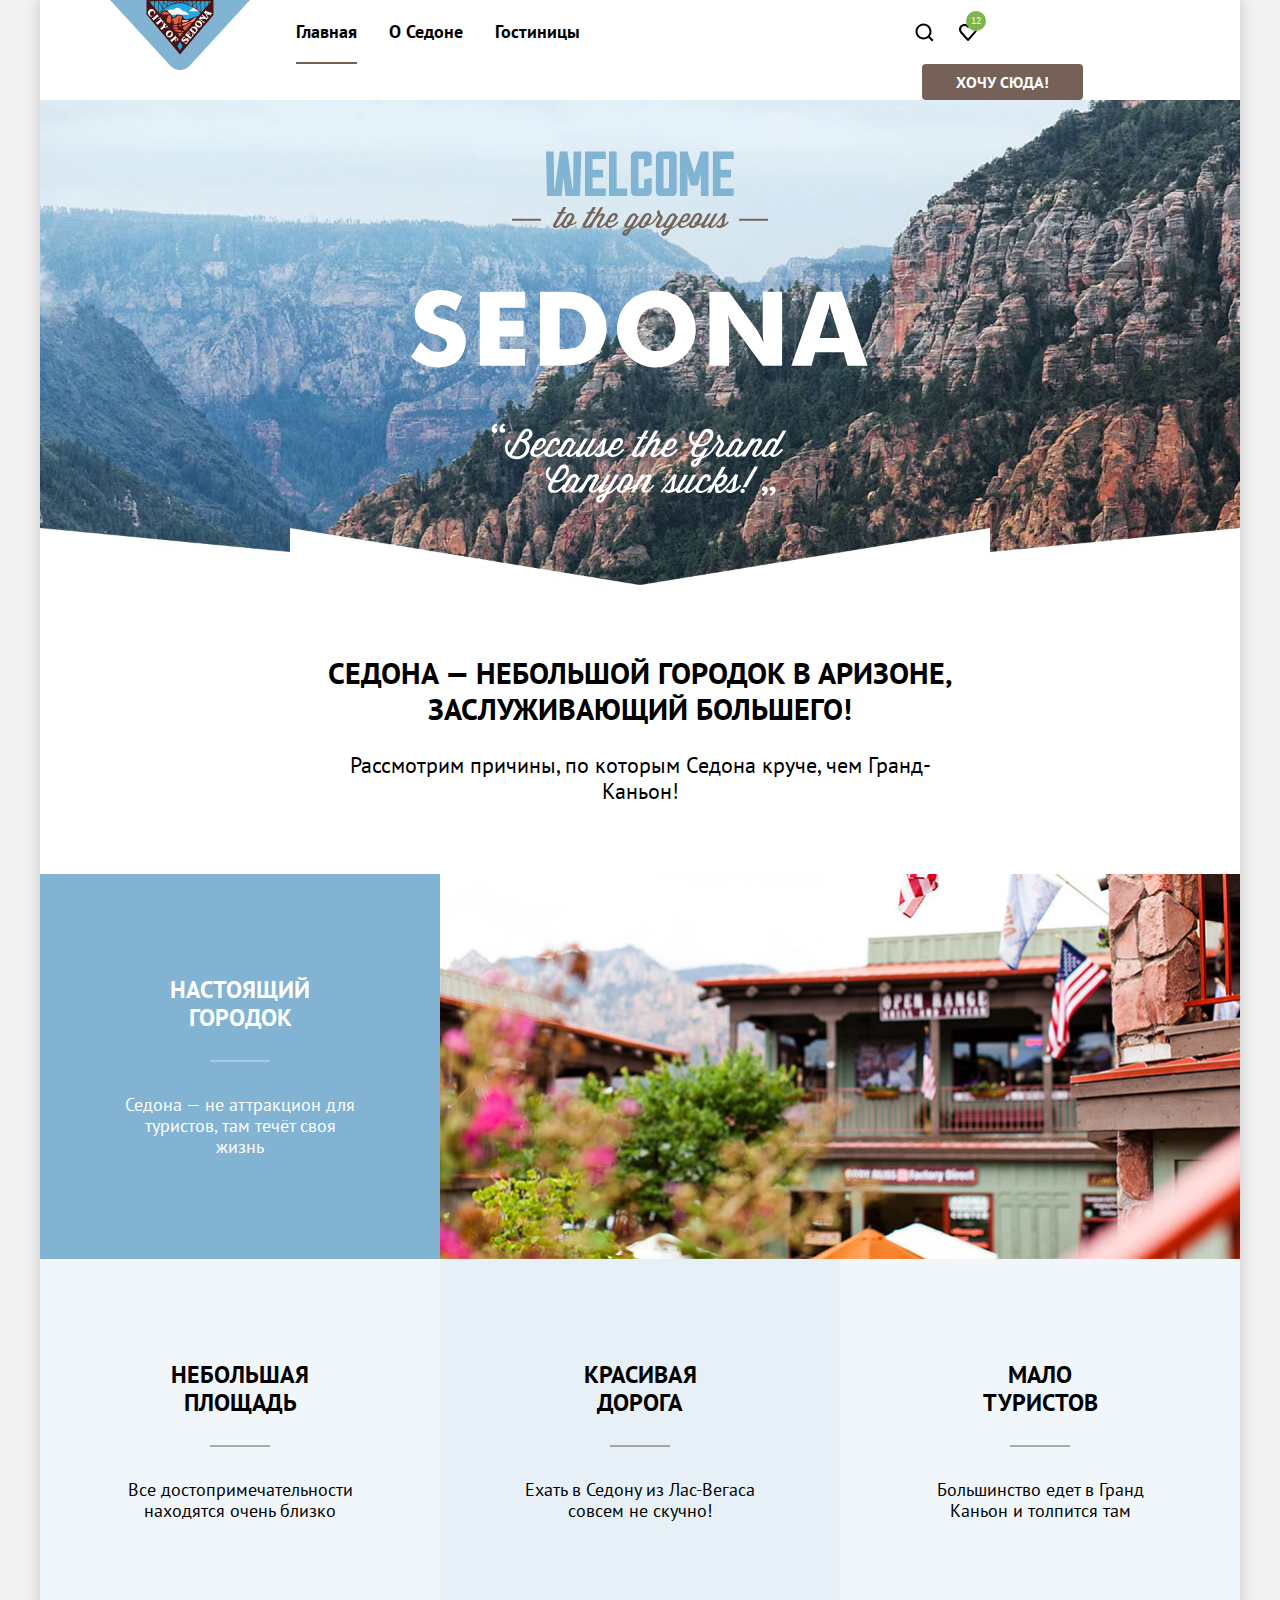
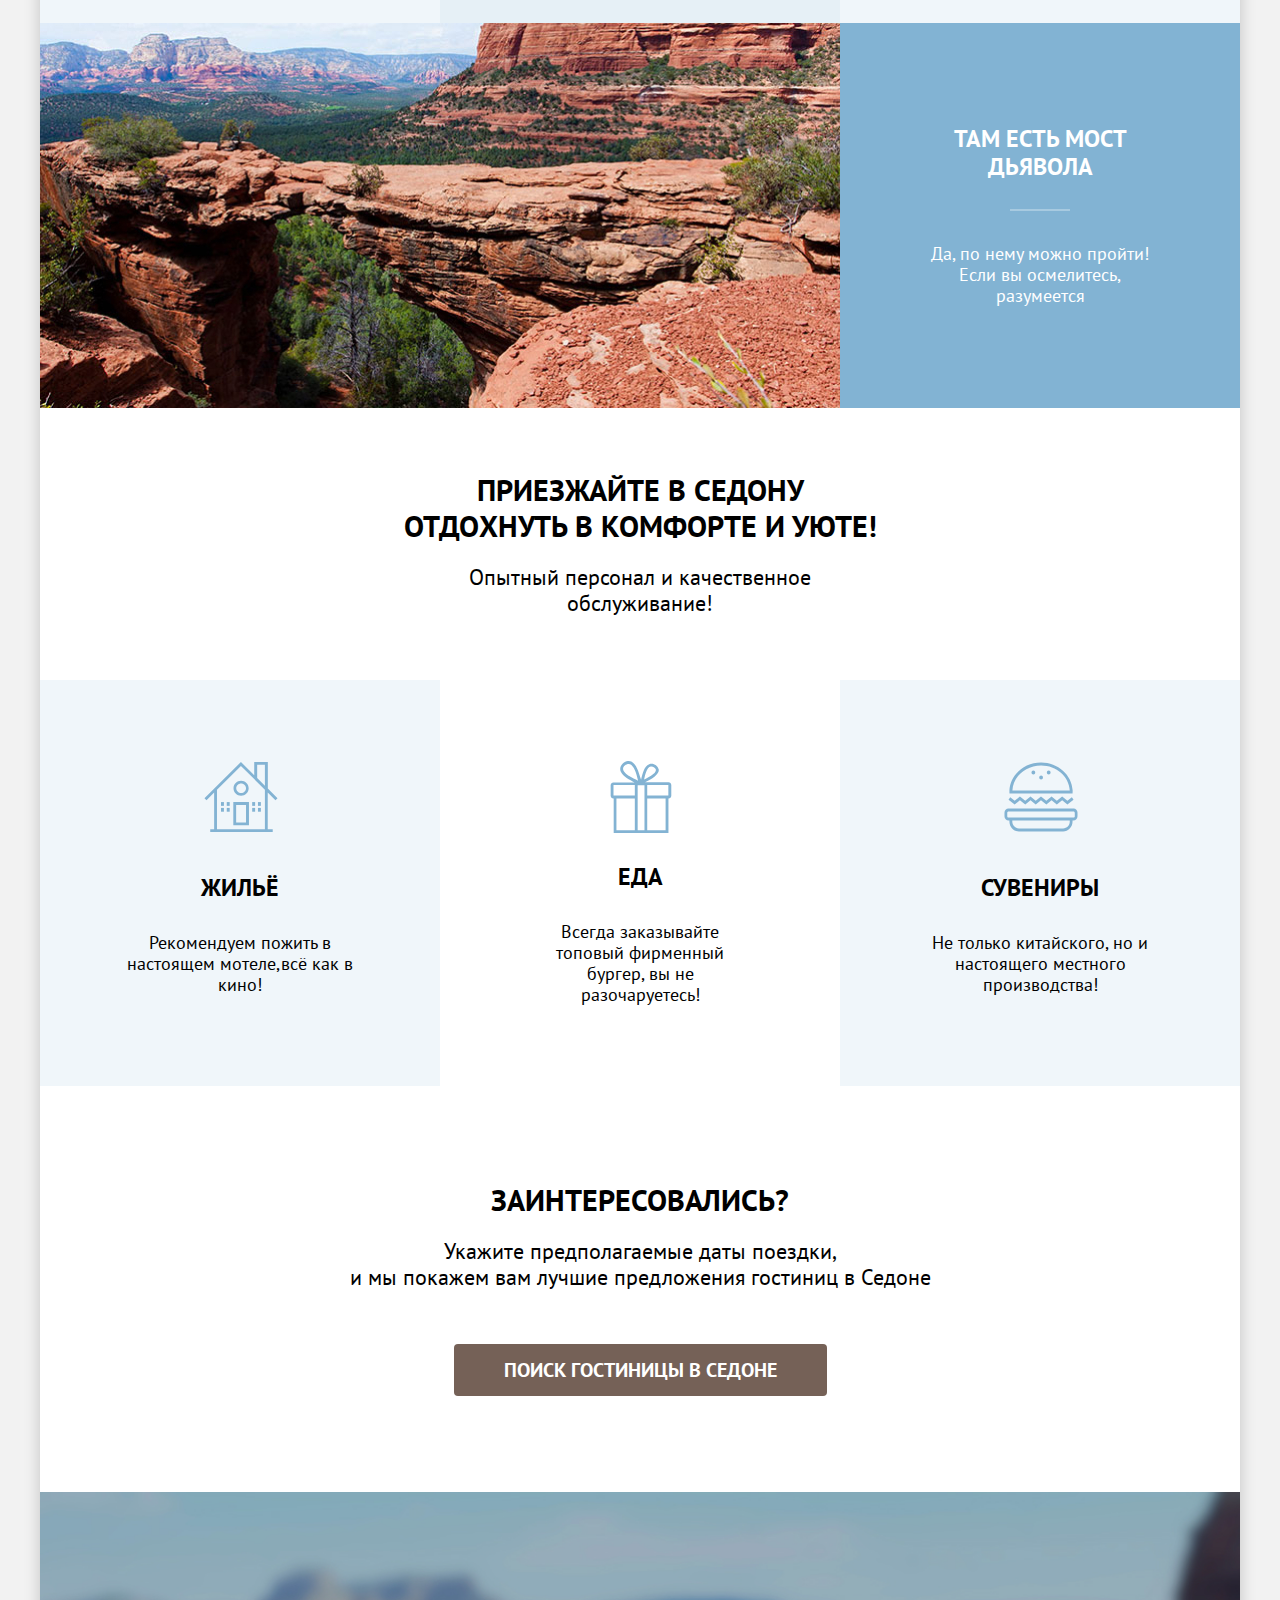
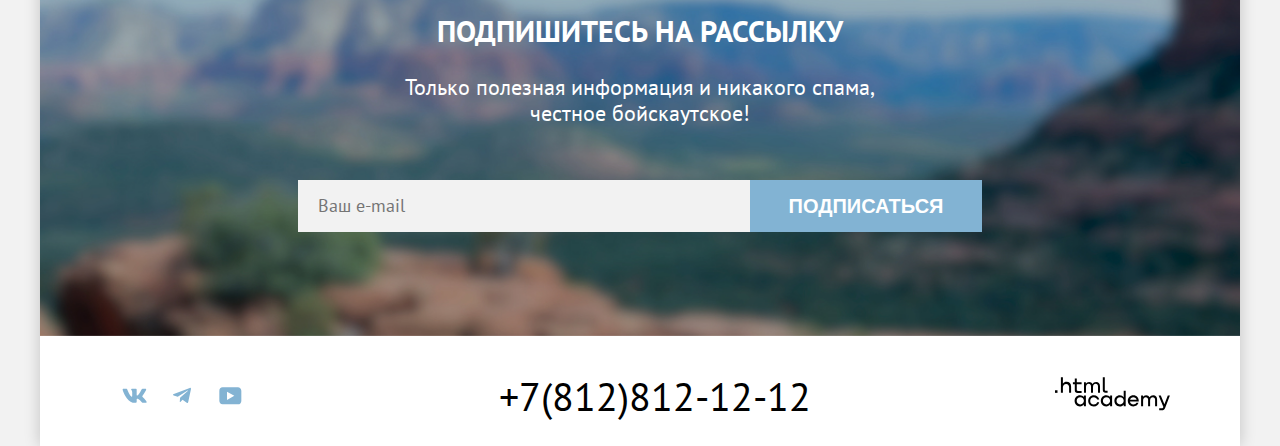
<file: index.html>
<!DOCTYPE html>
<html lang="ru">

  <head>
    <meta charset="utf-8">
    <title>HTML Academy: Седона</title>
    <link href="css/style.css" rel="stylesheet">
  </head>

  <body>
    <div class="general-container">
      <header class="page-header">
        <a class="navigation-logo" href="index.html">
          <img class="logo" src="images/logo-header.svg" width="140" height="70" alt="Логотип-Cедона">
        </a>
        <nav class="navigation">

          <ul class="navigation-list">
            <li class="navigation-item">
              <a class="navigation-link navigation-link-active" href="index.html">Главная</a>
            </li>
            <li class="navigation-item">
              <a class="navigation-link" href="#">О Седоне</a>
            </li>
            <li class="navigation-item">
              <a class="navigation-link" href="catalog.html">Гостиницы</a>
            </li>
          </ul>
          <ul class="navigation-list-user">
            <li class="navigation-item navigation-item-icon">
              <a class="navigation-link-icon navigation-link-icon-search" href="#" aria-label="Поиск">
              </a>
            </li>
            <li class="navigation-item navigation-item-icon">
              <a class="navigation-link-icon navigation-link-icon-heart" href="#" aria-label="Избранное">
                <span class="navigation-link-count">12</span>
              </a>
            </li>
            <li class="navigation-item navigation-item-last">
              <button class="main-header-button button">Хочу сюда!</button>
            </li>
          </ul>
        </nav>
      </header>
      <main class="main-container main-index">
        <div class="welcome-container" data-test="hero">
          <h1 class="visually-hidden">Sedona</h1>
          <img class="welcome-logo" src="images/welcome.svg" height="352px" width="458px" alt="welcome">
        </div>
        <section class="info">
          <h2 class="info-discreption">Седона — небольшой городок в Аризоне,
            заслуживающий большего!</h2>
          <p class="info-reasons">Рассмотрим причины, по которым Седона круче, чем Гранд-Каньон!</p>
        </section>
        <section class="advantages">
          <h2 class="visually-hidden">Преимущества</h2>
          <ul class="advantages-list">
            <li class="advantages-item advantages-item-image advantages-item-blue">
              <div class="advantages-item-content">
                <h3 class="advantages-title">настоящий городок</h3>
                <p class="advantages-discreption">Седона — не аттракцион для туристов, там течёт своя жизнь</p>
              </div>
              <img class="advantages-image" src="images/city_on_the_background_of_mountains.jpg"
                alt="фотография городка.">

            </li>
            <li class="advantages-item advantages-item-light-blue">
              <h3 class="advantages-title">Небольшая площадь</h3>
              <p class="advantages-discreption">Все достопримечательности находятся очень близко</p>
            </li>
            <li class="advantages-item advantages-item-medium-blue">
              <h3 class="advantages-title">Красивая <br> дорога</h3>
              <p class="advantages-discreption">Ехать в Седону из Лас-Вегаса совсем не скучно!</p>
            </li>
            <li class="advantages-item advantages-item-light-blue">
              <h3 class="advantages-title">Мало <br> туристов</h3>
              <p class="advantages-discreption">Большинство едет в Гранд Каньон и толпится там</p>
            </li>
            <li class="advantages-item advantages-item-image advantages-item-blue">
              <img class="advantages-image" src="images/Bridge.jpg" height="350" width="800"
                alt="фотография моста дьявола на фоне каньена.">
              <div class="advantages-item-content">
                <h3 class="advantages-title">Там есть мост дьявола</h3>
                <p class="advantages-discreption">Да, по нему можно пройти! Если вы осмелитесь, разумеется</p>
              </div>

            </li>
          </ul>
        </section>
        <section class="invitation">
          <h2 class="invitation-title">Приезжайте в Седону отдохнуть в комфорте и уюте!</h2>
          <p class="invitation-discreption">Опытный персонал и качественное обслуживание!</p>
        </section>
        <section class="service">
          <li class="service-item service-item-light-blue service-item-house">
            <h3 class="service-title">Жильё</h3>
            <p class="service-discreption">Рекомендуем пожить в настоящем мотеле,всё как в кино!</p>
          </li>
          <li class="service-item service-item-food">
            <h3 class="service-title">Еда</h3>
            <p class="service-discreption">Всегда заказывайте топовый фирменный бургер, вы не разочаруетесь!</p>
          </li>
          <li class="service-item service-item-light-blue service-item-souvenirs">
            <h3 class="service-title">Сувениры</h3>
            <p class="service-discreption">Не только китайского, но и настоящего местного производства!</p>
          </li>
        </section>
        <section class="search">
          <h2 class="search-title">Заинтересовались?</h2>
          <p class="search-description">Укажите предполагаемые даты поездки,<br>
            и мы покажем вам лучшие предложения гостиниц в Седоне</p>
          <button class="button-search button" type="submit">Поиск гостиницы в седоне</button>
        </section>
        <section class="subscription-index">
          <h2 class="subscription-title-index">Подпишитесь на рассылку</h2>
          <p class="subscription-description-index">Только полезная информация и никакого спама,<br> честное бойскаутское!</p>
          <form class="subscription-form" action="https://echo.htmlacademy.ru/" method="post">
            <label class="subscription-label" for="newsletter-email">
              <input class="subscription-form-field" placeholder="Ваш e-mail" type="email" name="newsletter-email"
                id="newsletter-email" required>
            </label>
            <button class="button-subscribe" type="submit">Подписаться</button>
          </form>
        </section>
      </main>
      <footer class="page-footer">
        <h2 class="visually-hidden">Контакты</h2>
        <ul class="footer-social-list">
          <li class="footer-social-item">
            <a class="button-social" href="https://vk.com/htmlacademy" aria-label="Вконтакте">
              <svg class="button-social-svg" aria-hidden="true" focusable="false" width="25" height="15"
                viewBox="0 0 25 15" fill="none" xmlns="http://www.w3.org/2000/svg">
                <g id="Social">
                  <path id="Vector" fill-rule="evenodd" clip-rule="evenodd"
                    d="M24.1164 1.80445C24.2824 1.25845 24.1164 0.856445 23.3214 0.856445H20.6964C20.0284 0.856445 19.7204 1.20345 19.5534 1.58645C19.5534 1.58645 18.2184 4.78245 16.3274 6.85845C15.7154 7.46045 15.4374 7.65145 15.1034 7.65145C14.9364 7.65145 14.6854 7.46045 14.6854 6.91345V1.80445C14.6854 1.14845 14.5014 0.856445 13.9454 0.856445H9.81738C9.40038 0.856445 9.14938 1.16045 9.14938 1.44945C9.14938 2.07045 10.0954 2.21445 10.1924 3.96245V7.76045C10.1924 8.59345 10.0394 8.74444 9.70538 8.74444C8.81538 8.74444 6.65038 5.53345 5.36538 1.85945C5.11638 1.14445 4.86438 0.856445 4.19338 0.856445H1.56638C0.816382 0.856445 0.666382 1.20345 0.666382 1.58645C0.666382 2.26845 1.55638 5.65645 4.81138 10.1374C6.98138 13.1974 10.0364 14.8564 12.8194 14.8564C14.4884 14.8564 14.6944 14.4884 14.6944 13.8534V11.5404C14.6944 10.8034 14.8524 10.6564 15.3814 10.6564C15.7714 10.6564 16.4384 10.8484 17.9964 12.3234C19.7764 14.0724 20.0694 14.8564 21.0714 14.8564H23.6964C24.4464 14.8564 24.8224 14.4884 24.6064 13.7604C24.3684 13.0364 23.5184 11.9854 22.3914 10.7384C21.7794 10.0284 20.8614 9.26345 20.5824 8.88045C20.1934 8.38945 20.3044 8.17044 20.5824 7.73345C20.5824 7.73345 23.7824 3.30745 24.1154 1.80445H24.1164Z" />
                </g>
              </svg>
            </a>

          </li>
          <li class="footer-social-item">
            <a class="button-social" href="https://t.me/htmlacademy">
              <svg class="button-social-svg" aria-hidden="true" focusable="false" width="18" height="17"
                viewBox="0 0 18 17" fill="none" xmlns="http://www.w3.org/2000/svg">
                <g id="Social">
                  <path id="Vector"
                    d="M16.785 0.955705L0.840489 7.1042C-0.247661 7.54126 -0.241365 8.14828 0.640845 8.41897L4.73445 9.69597L14.2058 3.72014C14.6537 3.44766 15.0629 3.59424 14.7265 3.89281L7.05283 10.8183H7.05103L7.05283 10.8192L6.77045 15.0387C7.18413 15.0387 7.36669 14.8489 7.59871 14.625L9.58705 12.6915L13.7229 15.7464C14.4855 16.1664 15.0332 15.9506 15.2229 15.0405L17.9379 2.2453C18.2158 1.13107 17.5126 0.626562 16.785 0.955705Z" />
                </g>
              </svg>

            </a>
          </li>
          <li class="footer-social-item">
            <a class="button-social" href="https://www.youtube.com/user/htmlacademyru">
              <svg class="button-social-svg" aria-hidden="true" focusable="false" width="23" height="18"
                viewBox="0 0 23 18" fill="none" xmlns="http://www.w3.org/2000/svg">
                <g id="Social">
                  <path id="Vector"
                    d="M18.9402 0.356445H3.50738C1.64668 0.356445 0.333252 1.9502 0.333252 3.75645V13.8502C0.333252 15.7627 1.64668 17.3564 3.50738 17.3564H19.1591C20.8009 17.3564 22.3333 15.7627 22.3333 13.9564V3.75645C22.1143 1.9502 20.8009 0.356445 18.9402 0.356445ZM7.99494 12.8939V4.81894L15.3283 8.85645L7.99494 12.8939Z" />
                </g>
              </svg>
            </a>
          </li>
        </ul>
        <p class="address">
          <a class="address-phone" href="tel:+78128121212">+7(812)812-12-12</a>
        </p>
        <a href="https://htmlacademy.ru/">
          <img class="logo-footer" src="images/Logo footer.svg" alt="Логотип_html_Academy.">
        </a>
      </footer>
    </div>
  </body>

</html>
</file>
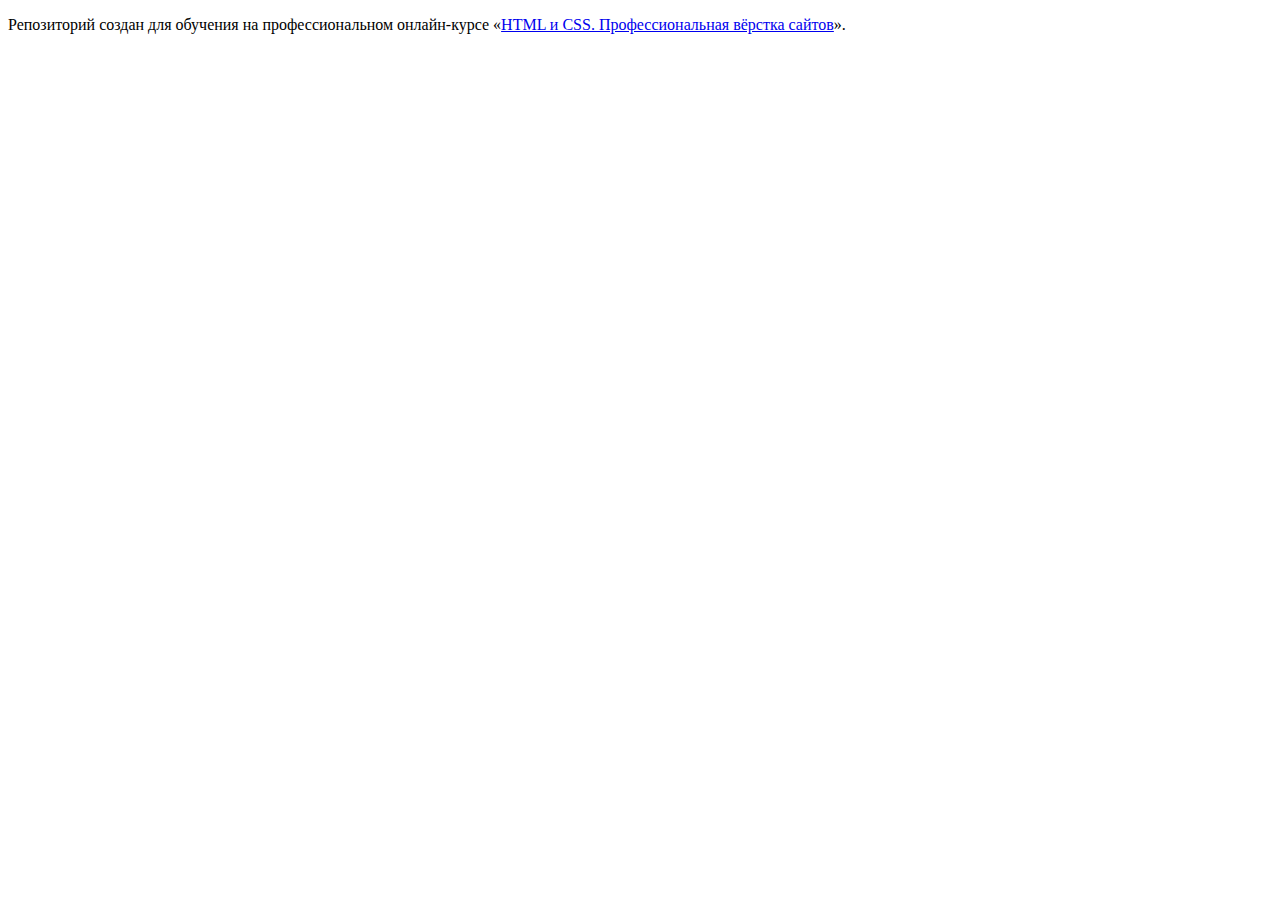
<file: 1/index.html>
<!DOCTYPE html>
<html lang="ru">
  <head>
    <meta charset="utf-8">
    <title>HTML Academy: Седона</title>
    <base href="https://htmlacademy-htmlcss.github.io/2415033-sedona-38/1/">
</head>
  <body>

    <p>Репозиторий создан для обучения на профессиональном онлайн‑курсе «<a href="https://htmlacademy.ru/intensive/htmlcss">HTML и CSS. Профессиональная вёрстка сайтов</a>».</p>

  </body>
</html>
</file>
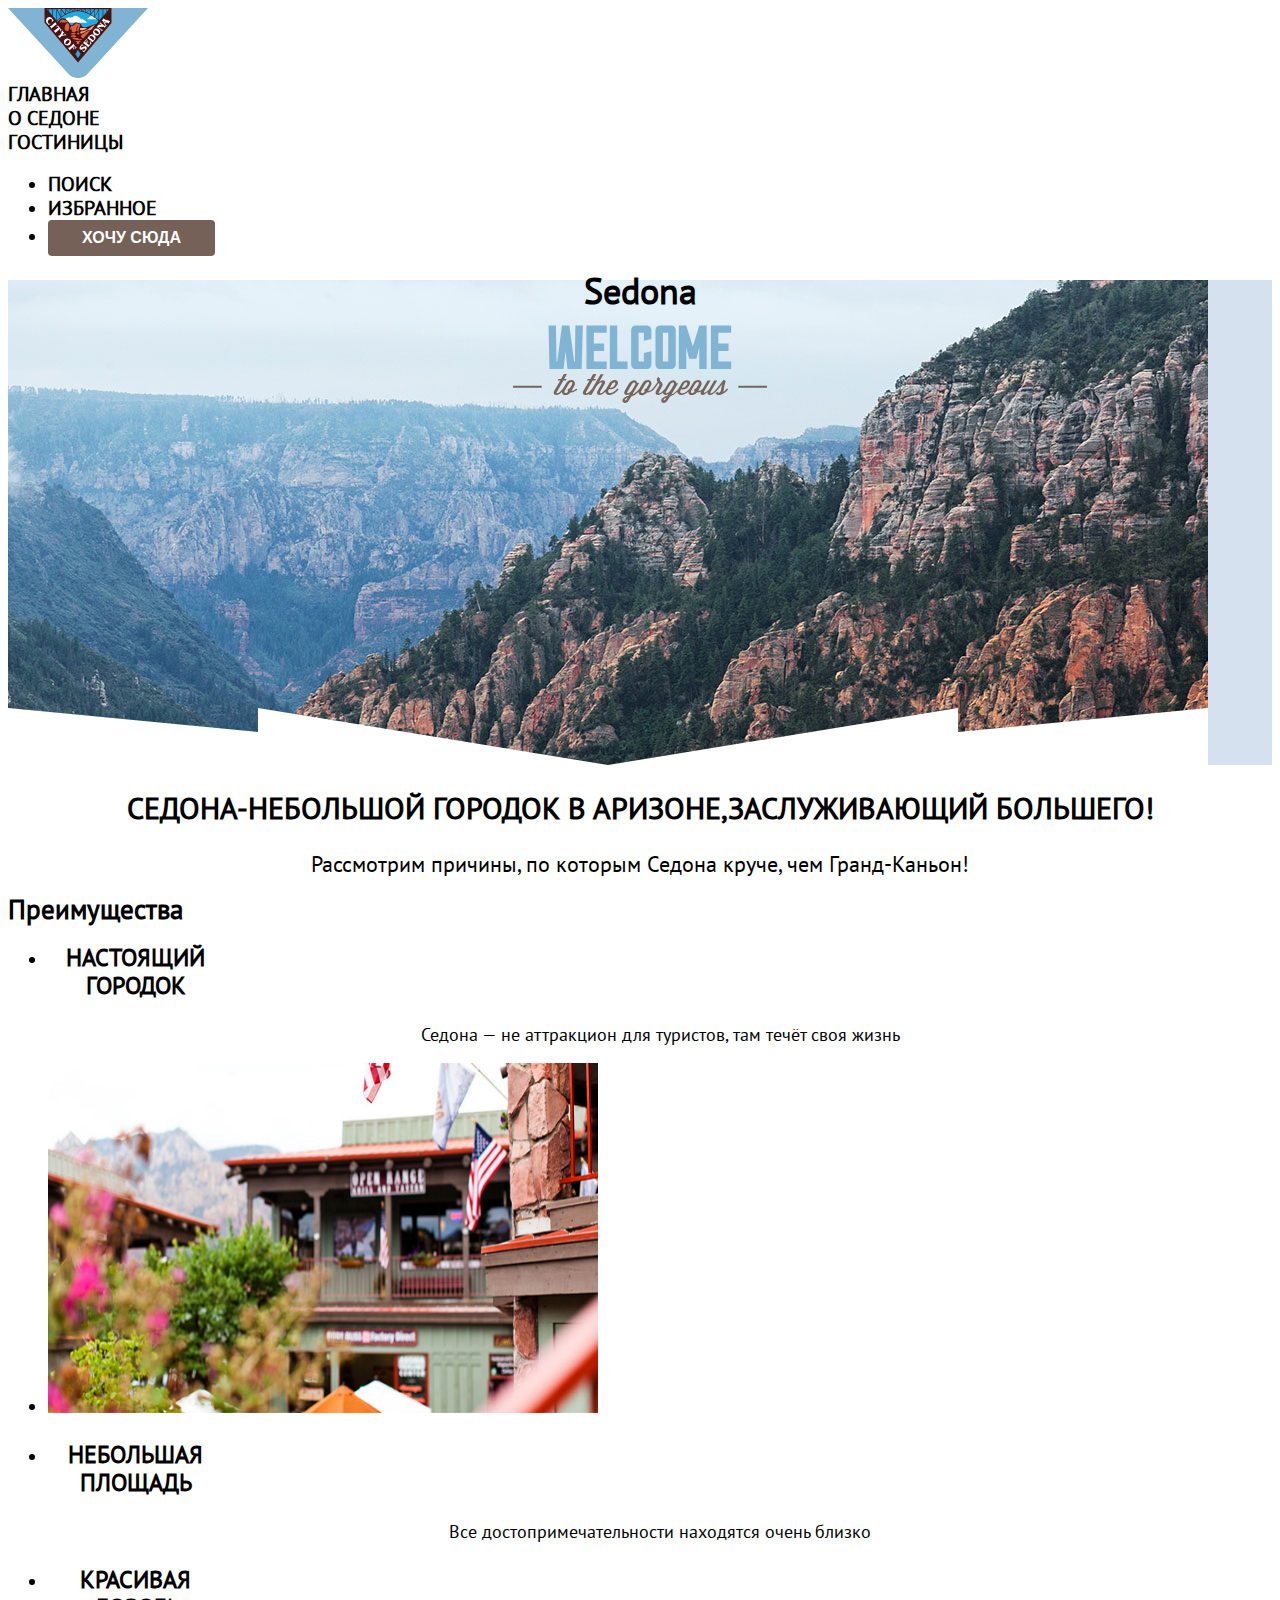
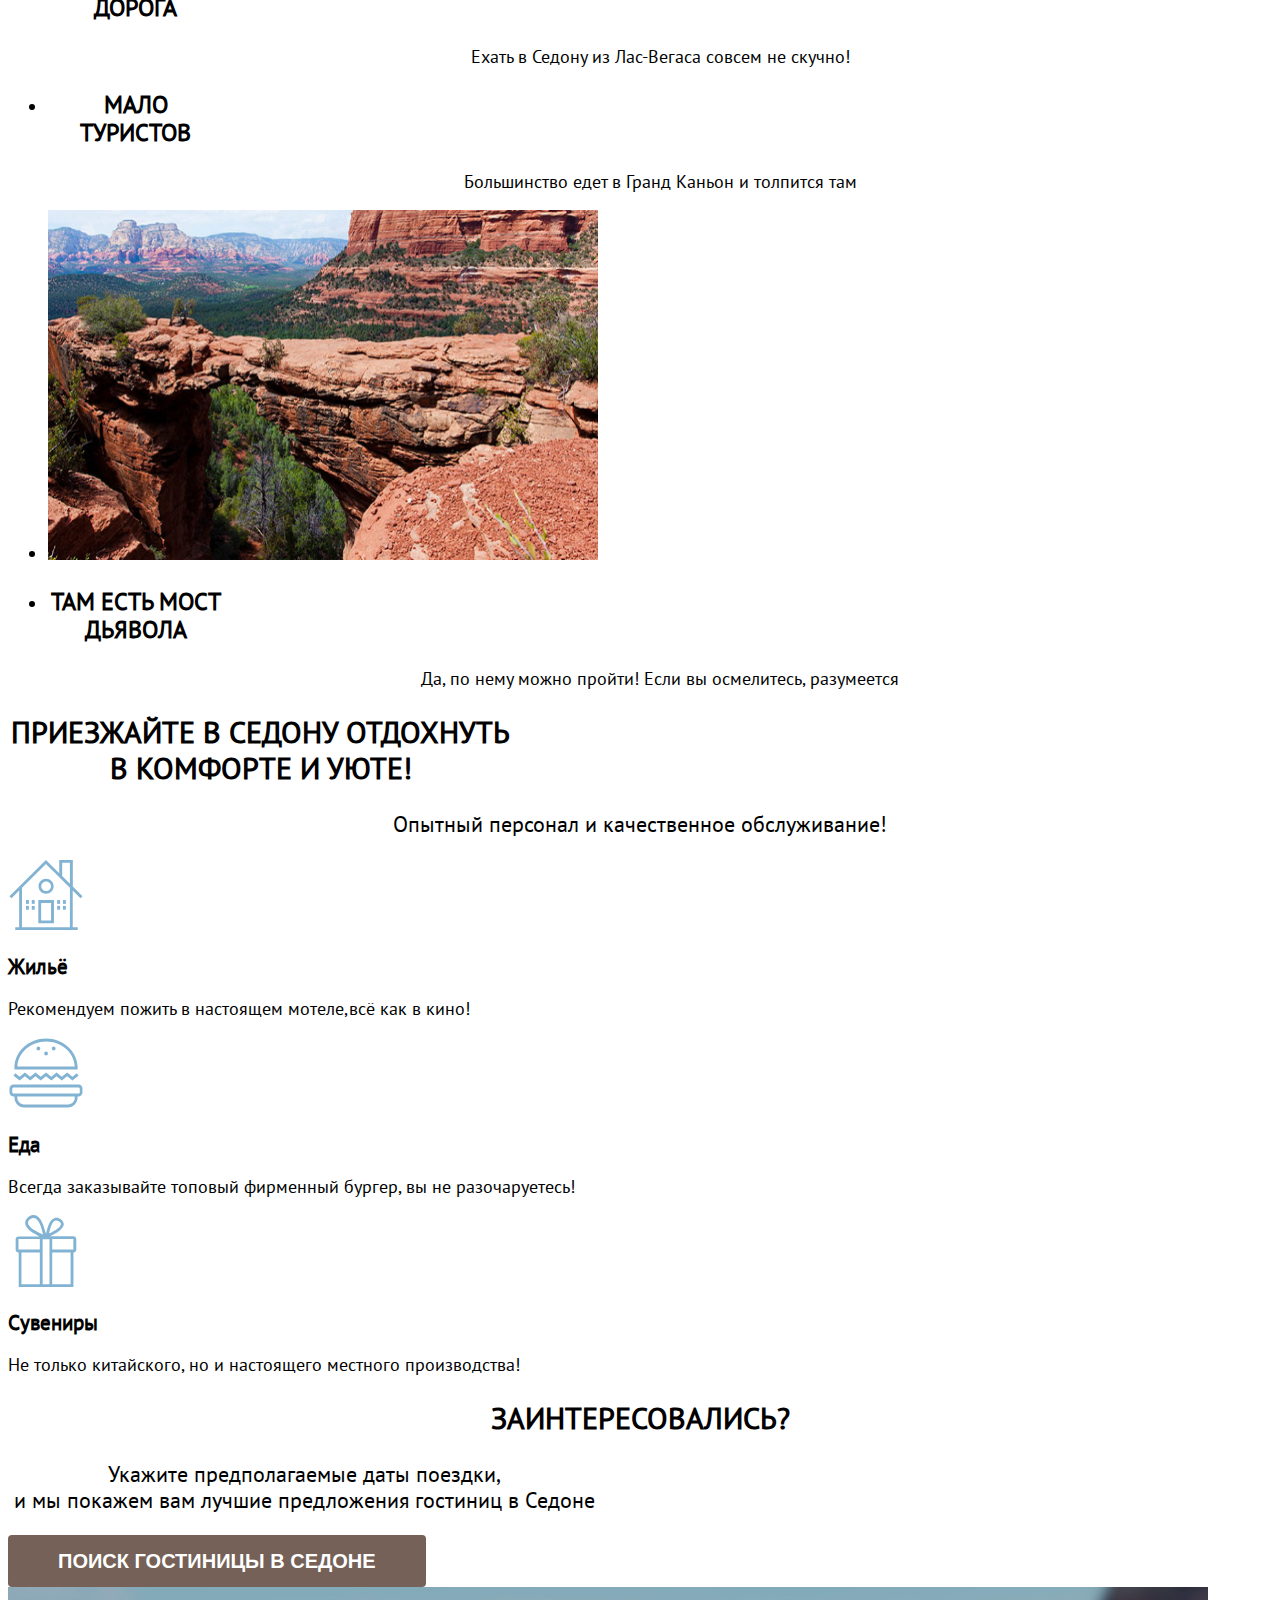
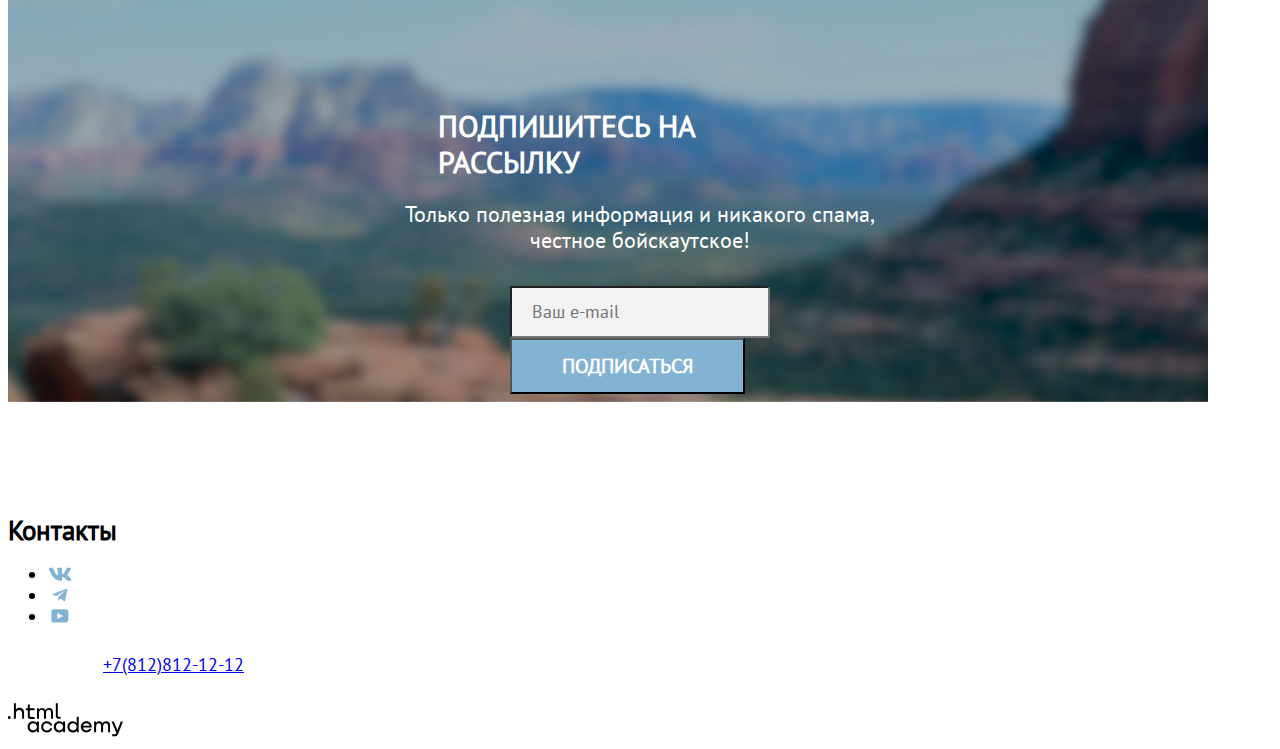
<file: 3/index.html>
<!DOCTYPE html>
<html lang="ru">
  <head>
    <meta charset="utf-8">
    <title>HTML Academy: Седона</title>
    <link href="css/style.css" rel="stylesheet">
    <base href="https://htmlacademy-htmlcss.github.io/2415033-sedona-38/3/">
</head>
  <body>
<header class="page-header">
  <a class="navigation-logo" href="index.html">
    <img class="logo" src="images/logo (1).svg" width="140" height="70" alt=Логотип-Cедона>
  </a>
  <nav class="navigation">
<ul class="navigation-list">
  <li class="navigation-item">
    <a class="navigation-link" href="index.html">Главная</a>
</li>
<li class="navigation-item">
  <a class="navigation-link" href="#">О Седоне</a>
</li>
<li class="navigation-item">
  <a class="navigation-link" href="#">Гостиницы</a>
</li>
</ul>

<ul class="navigation-list-user">
  <li class="navigation-item">
    <a class="navigation-link" href="#">Поиск</a>
</li>
<li class="navigation-item">
  <a class="navigation-link" href="#">избранное</a>
  </li>
  <li class="navigation-item">
    <button class="main-header-button button">Хочу сюда</button>
</li>
</ul>
</nav>
</header>
<main class="main-index">
  <div class="welcome-container" data-test="hero">
<h1 class="visually-hidden">Sedona</h1>
<img src="images/welcome.svg" height="44.7px" width="187.7px" alt="welcome"><br>
<img src="images/to.svg" width="256px" height=" 28.777px">

  </div>
<section class="info>"
  <div><h2 class="info-discreption">Седона-небольшой городок в Аризоне,заслуживающий большего!</h2></div>
<p class="info-reasons">Рассмотрим причины, по которым Седона круче, чем Гранд-Каньон!</p>
</section>
<section class="advantages">
<h2 class="visually-hidden">Преимущества</h2>
<ul class="advantages-list">
  <li class="advantages-item">
    <h3 class="advantages-title">настоящий городок</h3>
    <p class="advantages-discreption">Седона — не аттракцион для туристов, там течёт своя жизнь</p>
  </li>
  <li class="advantages-item">
    <img class="advantages-image" height="350" width="550" src="images/фото городка на фоне гор.jpg" alt="фотография городка" >
  </li>
  <li class="advantages-item">
    <h3 class="advantages-title">Небольшая площадь</h3>
    <p class="advantages-discreption">Все достопримечательности находятся очень близко</p>
  </li>
  <li class="advantages-item">
    <h3 class="advantages-title">Красивая дорога</h3>
    <p class="advantages-discreption">Ехать в Седону из Лас-Вегаса совсем не скучно!</p>
  </li>
  <li class="advantages-item">
    <h3 class="advantages-title">Мало туристов</h3>
    <p class="advantages-discreption">Большинство едет в Гранд Каньон и толпится там</p>
  </li>
  <li class="advantages-item">
    <img class="advantages-image" src="images/фото моста дьявола.jpg" height="350" width="550" alt="фотография моста дьявола на фоне каньена" >
  </li>
  <li class="advantages-item">
    <h3 class="advantages-title">Там есть мост дьявола</h3>
    <p class="advantages-discreption">Да, по нему можно пройти! Если вы осмелитесь, разумеется</p>
  </li>
</ul>
</section>
<section class="invitation>"
  <div><h2 class="invitation-title">Приезжайте в Седону отдохнуть в комфорте и уюте!</h2></div>
  <p class="invitation-discreption">Опытный персонал и качественное обслуживание!</p>
  </section>
<section class="service">
  <li class="service-item">
    <img class="Advantage-icon" src="images/Advantage-icon.svg" width="75px" height="72px" alt="">
    <h3 class="service-title">Жильё</h3>
    <p class="service-discreption">Рекомендуем пожить в настоящем мотеле,всё как в кино!</p>
  </li>
  <li class="service-item">
    <img class="Advantage-icon" src="images/Advantage-icon (1).svg" width="75px" height="72px" alt="">
    <h3 class="service-title">Еда</h3>
    <p class="service-discreption">Всегда заказывайте топовый фирменный бургер, вы не разочаруетесь!</p>
  </li>
  <li class="service-item">
    <img class="Advantage-icon" src="images/Advantage-icon (2).svg" width="75px" height="72px" alt="">
    <h3 class="service-title">Сувениры</h3>
    <p class="service-discreption">Не только китайского, но и настоящего местного производства!</p>
  </li>
</section>
<section class="search">
  <div><h2 class="search-item">Заинтересовались?</h2></div>
  <p class="search-title">Укажите предполагаемые даты поездки,<br>
     и мы покажем вам лучшие предложения гостиниц в Седоне</p>
  <button class="button-search button" type="submit">Поиск гостиницы в седоне</button>
</section>
<section class="subscription">
  <h2 class="subscription-title">Подпишитесь на рассылку</h2>
  <p class="subscription-description">Только полезная информация и никакого спама, честное бойскаутское!</p>
  <form class="form" action="https://echo.htmlacademy.ru/" method="post">
   <label for="newsletter-email">
     <input class="field" placeholder="Ваш e-mail" type="email" name="newsletter-email" id="newsletter-email" required>
   </label>
   <button class="button-subscribe" type="submit">Подписаться</button>
  </form>
</section>
</main>
<footer class="page-footer">
 <h2 class="visually-hidden">Контакты</h2>
  <ul class="footer-social-list">
   <li class="footer-social-item">
    <a class="button-social" href="https://vk.com/htmlacademy">
      <img class="Advantage-icon" src="images/Social.svg" width="24px" height="14px" alt=""></a>
   </li>
   <li class="footer-social-item">
    <a class="button-social" href="https://t.me/htmlacademy">
      <img class="Advantage-icon" src="images/Social (1).svg" width="24px" height="14px" alt=""></a>
   </li>
   <li class="footer-social-item">
    <a class="button-social" href="https://www.youtube.com/user/htmlacademyru">
      <img class="Advantage-icon" src="images/Social (2).svg" width="24px" height="14px" alt=""></a>
   </li>
  </ul>
  <p class="addres">
    <a href="tel:+78128121212">+7(812)812-12-12</a>
  </p>
  <a href="https://htmlacademy.ru/">
   <img class="logo-footer" src="images/Logo footer.svg" alt=Логотип_html_Academy.>
  </a>
</footer>
</body>
</html>
</file>
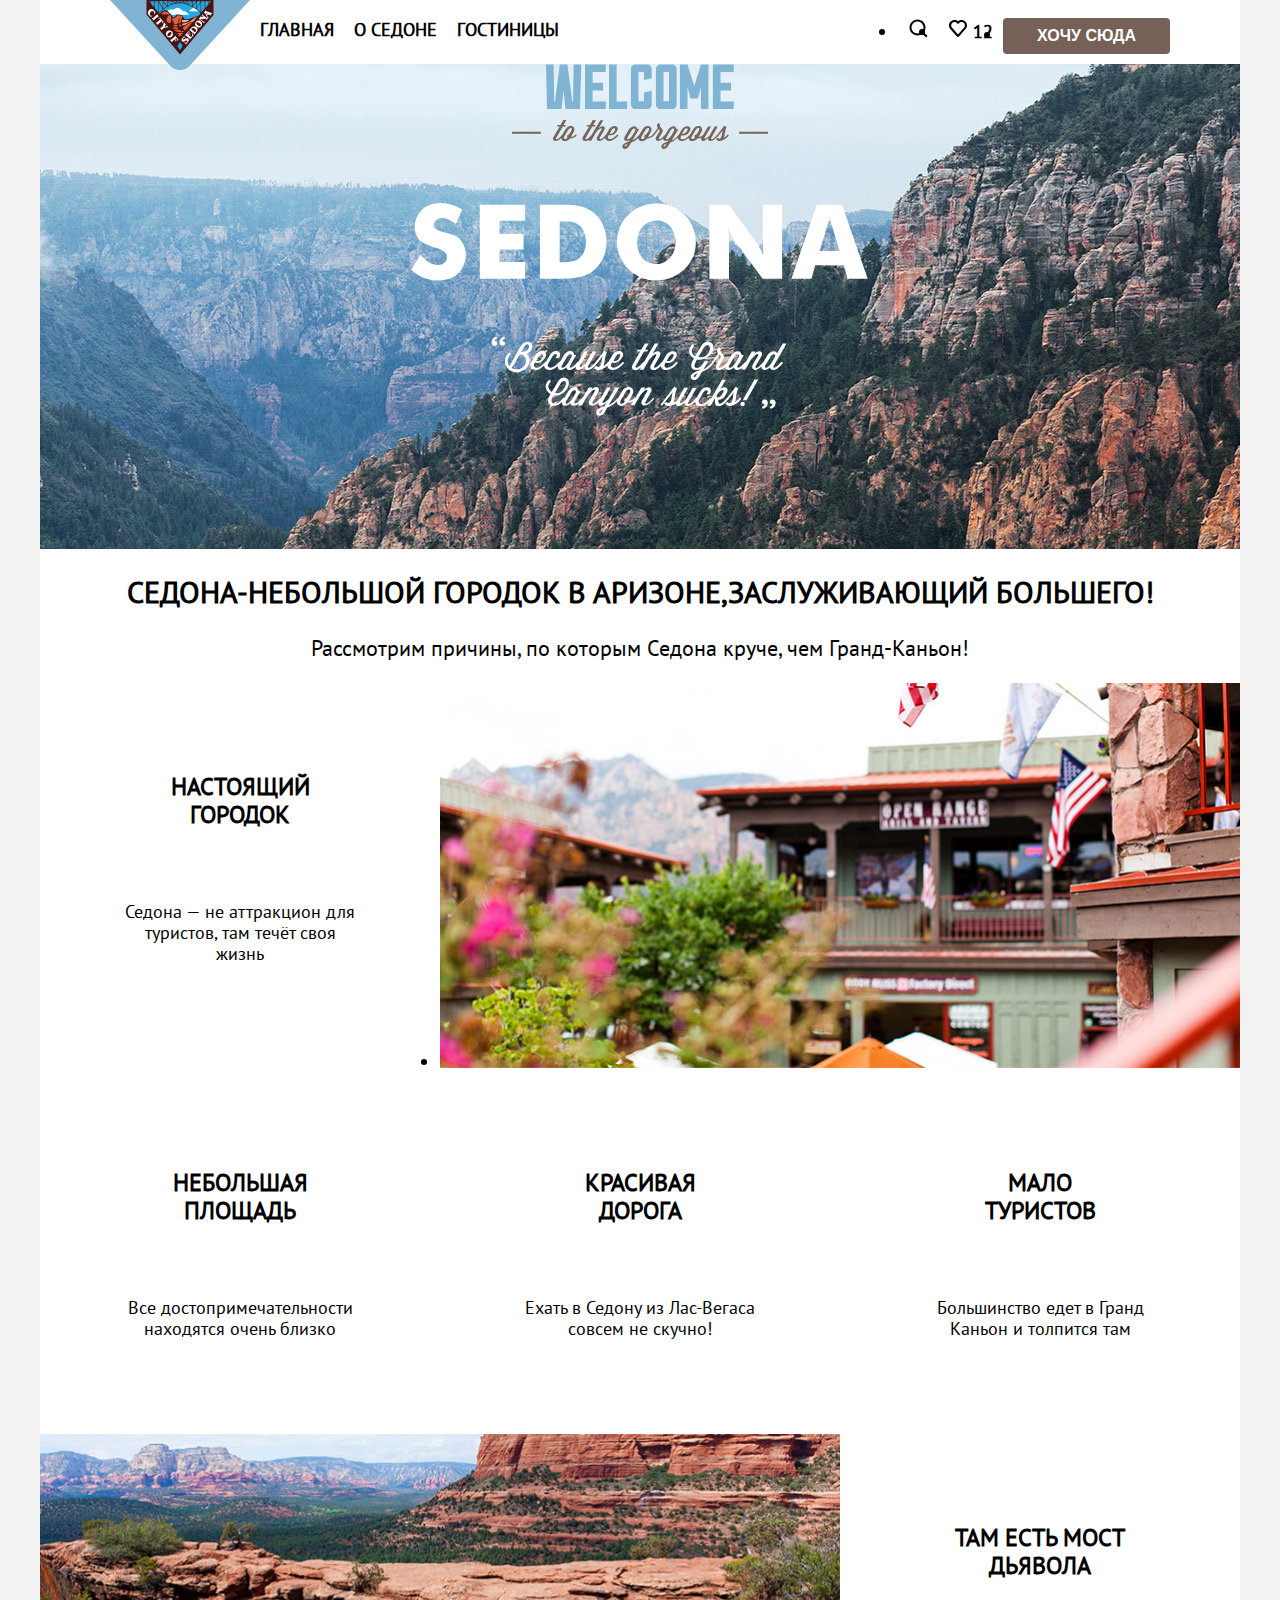
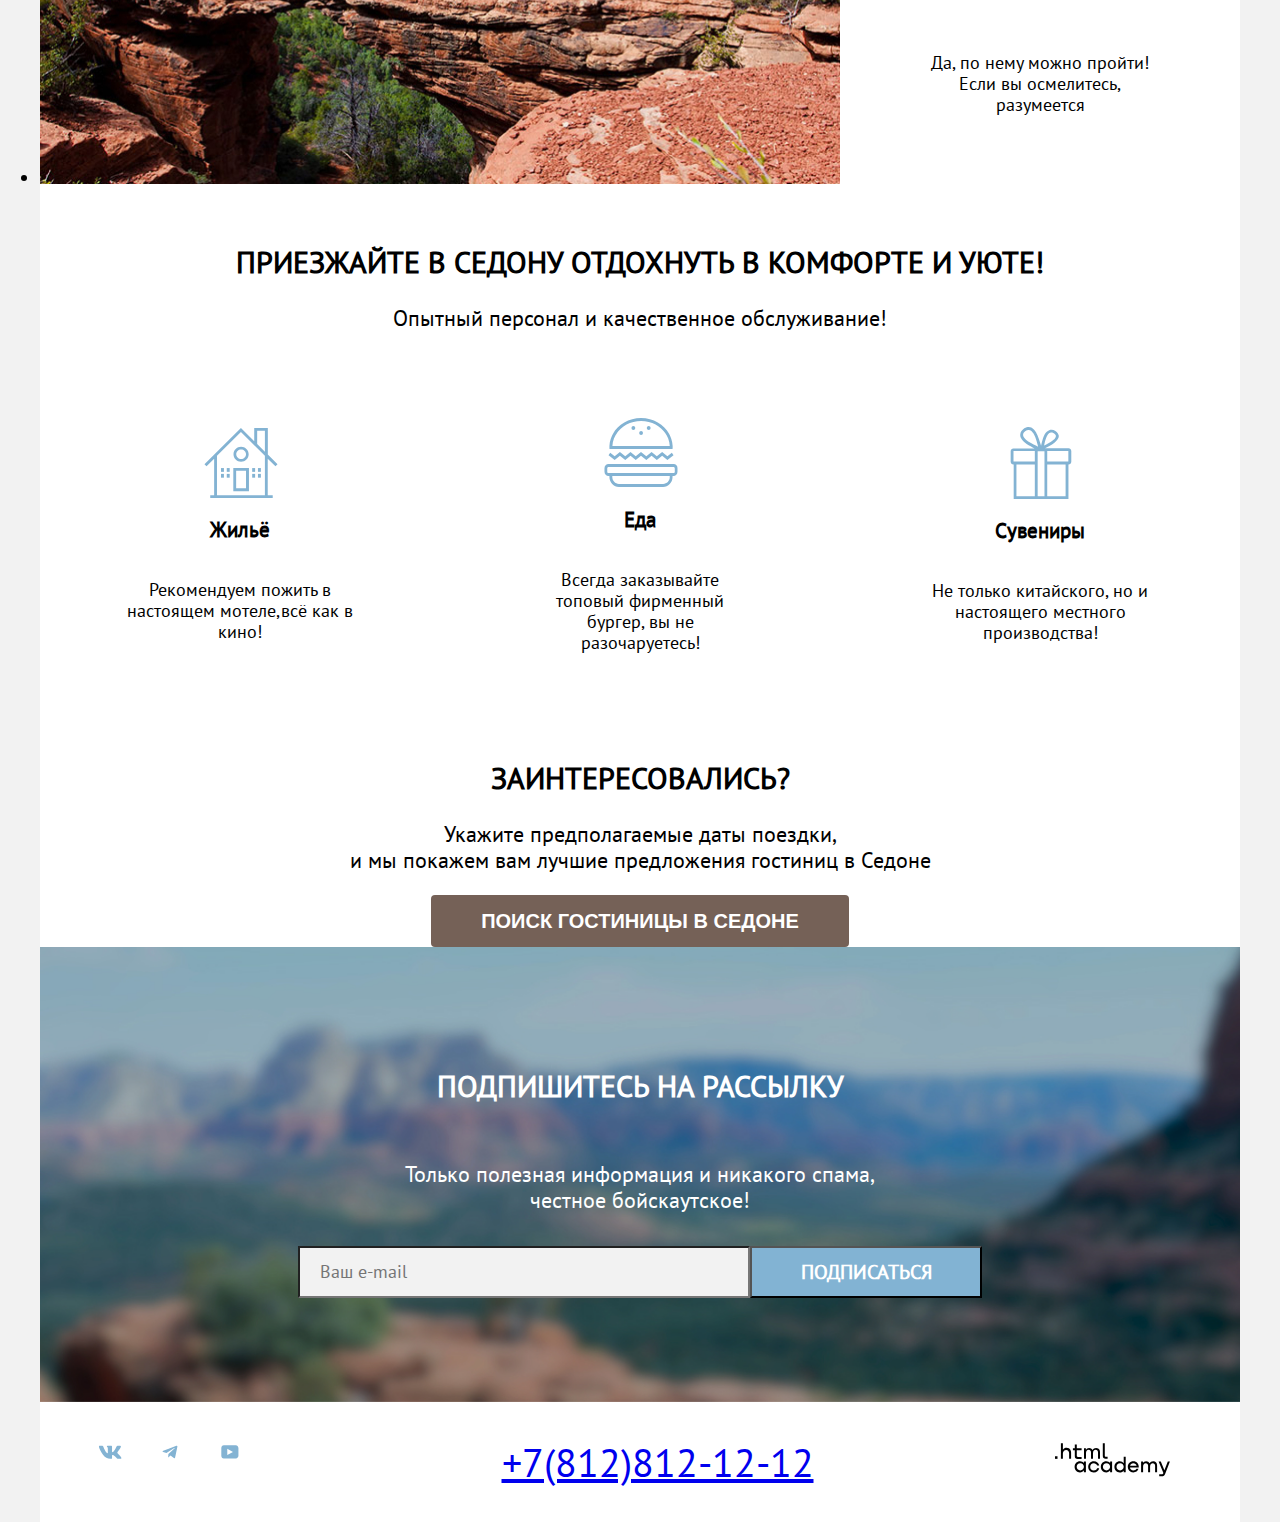
<file: 4/index.html>
<!DOCTYPE html>
<html lang="ru">
  <head>
    <meta charset="utf-8">
    <title>HTML Academy: Седона</title>
    <link href="css/style.css" rel="stylesheet">
    <base href="https://htmlacademy-htmlcss.github.io/2415033-sedona-38/4/">
</head>
  <body>
<header class="page-header">

  <nav class="navigation">

<a class="navigation-logo" href="index.html">
    <img class="logo" src="images/logo (1).svg" width="140" height="70" alt="Логотип-Cедона">
  </a>

<ul class="navigation-list">
  <li class="navigation-item">
    <a class="navigation-link" href="index.html">Главная</a>
</li>
<li class="navigation-item">
  <a class="navigation-link" href="#">О Седоне</a>
</li>
<li class="navigation-item">
  <a class="navigation-link" href="#">Гостиницы</a>
</li>
</ul>

<ul class="navigation-list-user">
  <li class="navigation-item">
    <a class="navigation-link" href="#">
      <img class="search-icon" src="images/search.svg" width="20px" height="20px" alt="">
    </a>
</li>
<li class="navigation-item">
  <a class="navigation-link" href="#">
    <img class="search-icon" src="images/heart.svg" width="20px" height="20px" alt="">
    12
  </a>
  </li>
  <li class="navigation-item">
    <button class="main-header-button button">Хочу сюда</button>
</li>
</ul>
</nav>
</header>

<main class="main-container main-index">

  <div class="page-container">

    <div class="welcome-container" data-test="hero">
<h1 class="visually-hidden">Sedona</h1>
<img src="images/welcome.svg" height="352px" width="458px" alt="welcome">


  </div>
<section class="info">
  <div><h2 class="info-discreption">Седона-небольшой городок в Аризоне,заслуживающий большего!</h2></div>
<p class="info-reasons">Рассмотрим причины, по которым Седона круче, чем Гранд-Каньон!</p>
</section>
<section class="advantages">
<h2 class="visually-hidden">Преимущества</h2>
<ul class="advantages-list">
  <li class="advantages-item">
    <h3 class="advantages-title">настоящий городок</h3>
    <p class="advantages-discreption">Седона — не аттракцион для туристов, там течёт своя жизнь</p>
  </li>
  <li class="advantages-item-images">
    <img class="advantages-image"  src="images/city_on_the_background_of_mountains.jpg" alt="фотография городка" >
  </li>
  <li class="advantages-item">
    <h3 class="advantages-title">Небольшая площадь</h3>
    <p class="advantages-discreption">Все достопримечательности находятся очень близко</p>
  </li>
  <li class="advantages-item">
    <h3 class="advantages-title">Красивая дорога</h3>
    <p class="advantages-discreption">Ехать в Седону из Лас-Вегаса совсем не скучно!</p>
  </li>
  <li class="advantages-item">
    <h3 class="advantages-title">Мало туристов</h3>
    <p class="advantages-discreption">Большинство едет в Гранд Каньон и толпится там</p>
  </li>
  <li class="advantages-item-images">
    <img class="advantages-image" src="images/Bridge.jpg" height="350" width="800" alt="фотография моста дьявола на фоне каньена" >
  </li>
  <li class="advantages-item">
    <h3 class="advantages-title">Там есть мост дьявола</h3>
    <p class="advantages-discreption">Да, по нему можно пройти! Если вы осмелитесь, разумеется</p>
  </li>
</ul>
</section>
<section class="invitation">
  <div><h2 class="invitation-title">Приезжайте в Седону отдохнуть в комфорте и уюте!</h2></div>
  <p class="invitation-discreption">Опытный персонал и качественное обслуживание!</p>
  </section>
<section class="service">
  <li class="service-item">
    <img class="Advantage-icon" src="images/Advantage-icon.svg" width="75px" height="72px" alt="">
    <h3 class="service-title">Жильё</h3>
    <p class="service-discreption">Рекомендуем пожить в настоящем мотеле,всё как в кино!</p>
  </li>
  <li class="service-item">
    <img class="Advantage-icon" src="images/Advantage-icon (1).svg" width="75px" height="72px" alt="">
    <h3 class="service-title">Еда</h3>
    <p class="service-discreption">Всегда заказывайте топовый фирменный бургер, вы не разочаруетесь!</p>
  </li>
  <li class="service-item">
    <img class="Advantage-icon" src="images/Advantage-icon (2).svg" width="75px" height="72px" alt="">
    <h3 class="service-title">Сувениры</h3>
    <p class="service-discreption">Не только китайского, но и настоящего местного производства!</p>
  </li>
</section>
<section class="search">
  <div><h2 class="search-item">Заинтересовались?</h2></div>
  <p class="search-title">Укажите предполагаемые даты поездки,<br>
     и мы покажем вам лучшие предложения гостиниц в Седоне</p>
  <button class="button-search button" type="submit">Поиск гостиницы в седоне</button>
</section>
<section class="subscription">
  <h2 class="subscription-title">Подпишитесь на рассылку</h2>
  <p class="subscription-description">Только полезная информация и никакого спама, честное бойскаутское!</p>
  <form class="form" action="https://echo.htmlacademy.ru/" method="post">
   <label class="label" for="newsletter-email">
     <input class="field" placeholder="Ваш e-mail" type="email" name="newsletter-email" id="newsletter-email" required>
   </label>
   <button class="button-subscribe" type="submit">Подписаться</button>
  </form>
</section>

</div>

</main>
<footer class="page-footer">
 <h2 class="visually-hidden">Контакты</h2>
  <ul class="footer-social-list">
   <li class="footer-social-item">
    <a class="button-social" href="https://vk.com/htmlacademy">
      <img class="Advantage-icon" src="images/Social.svg" width="24" height="14" alt=""></a>
   </li>
   <li class="footer-social-item">
    <a class="button-social" href="https://t.me/htmlacademy">
      <img class="Advantage-icon" src="images/Social (1).svg" width="24" height="14" alt=""></a>
   </li>
   <li class="footer-social-item">
    <a class="button-social" href="https://www.youtube.com/user/htmlacademyru">
      <img class="Advantage-icon" src="images/Social (2).svg" width="24" height="14" alt=""></a>
   </li>
  </ul>
  <p class="addres">
    <a href="tel:+78128121212">+7(812)812-12-12</a>
  </p>
  <a href="https://htmlacademy.ru/">
   <img class="logo-footer" src="images/Logo footer.svg" alt="Логотип_html_Academy.">
  </a>
</footer>
</body>
</html>
</file>
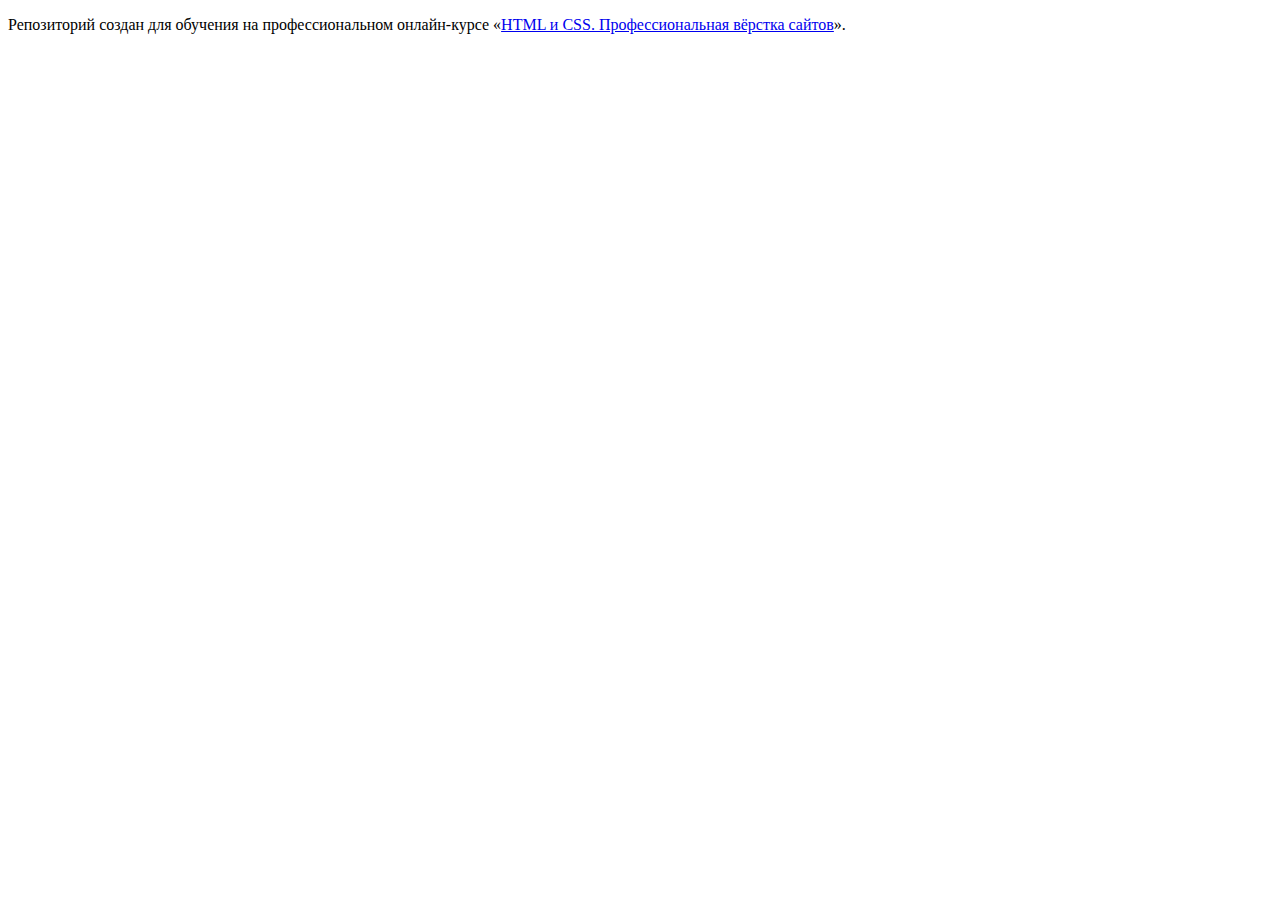
<file: master/index.html>
<!DOCTYPE html>
<html lang="ru">
  <head>
    <meta charset="utf-8">
    <title>HTML Academy: Седона</title>
    <base href="https://htmlacademy-htmlcss.github.io/2415033-sedona-38/master/">
</head>
  <body>

    <p>Репозиторий создан для обучения на профессиональном онлайн‑курсе «<a href="https://htmlacademy.ru/intensive/htmlcss">HTML и CSS. Профессиональная вёрстка сайтов</a>».</p>

  </body>
</html>
</file>
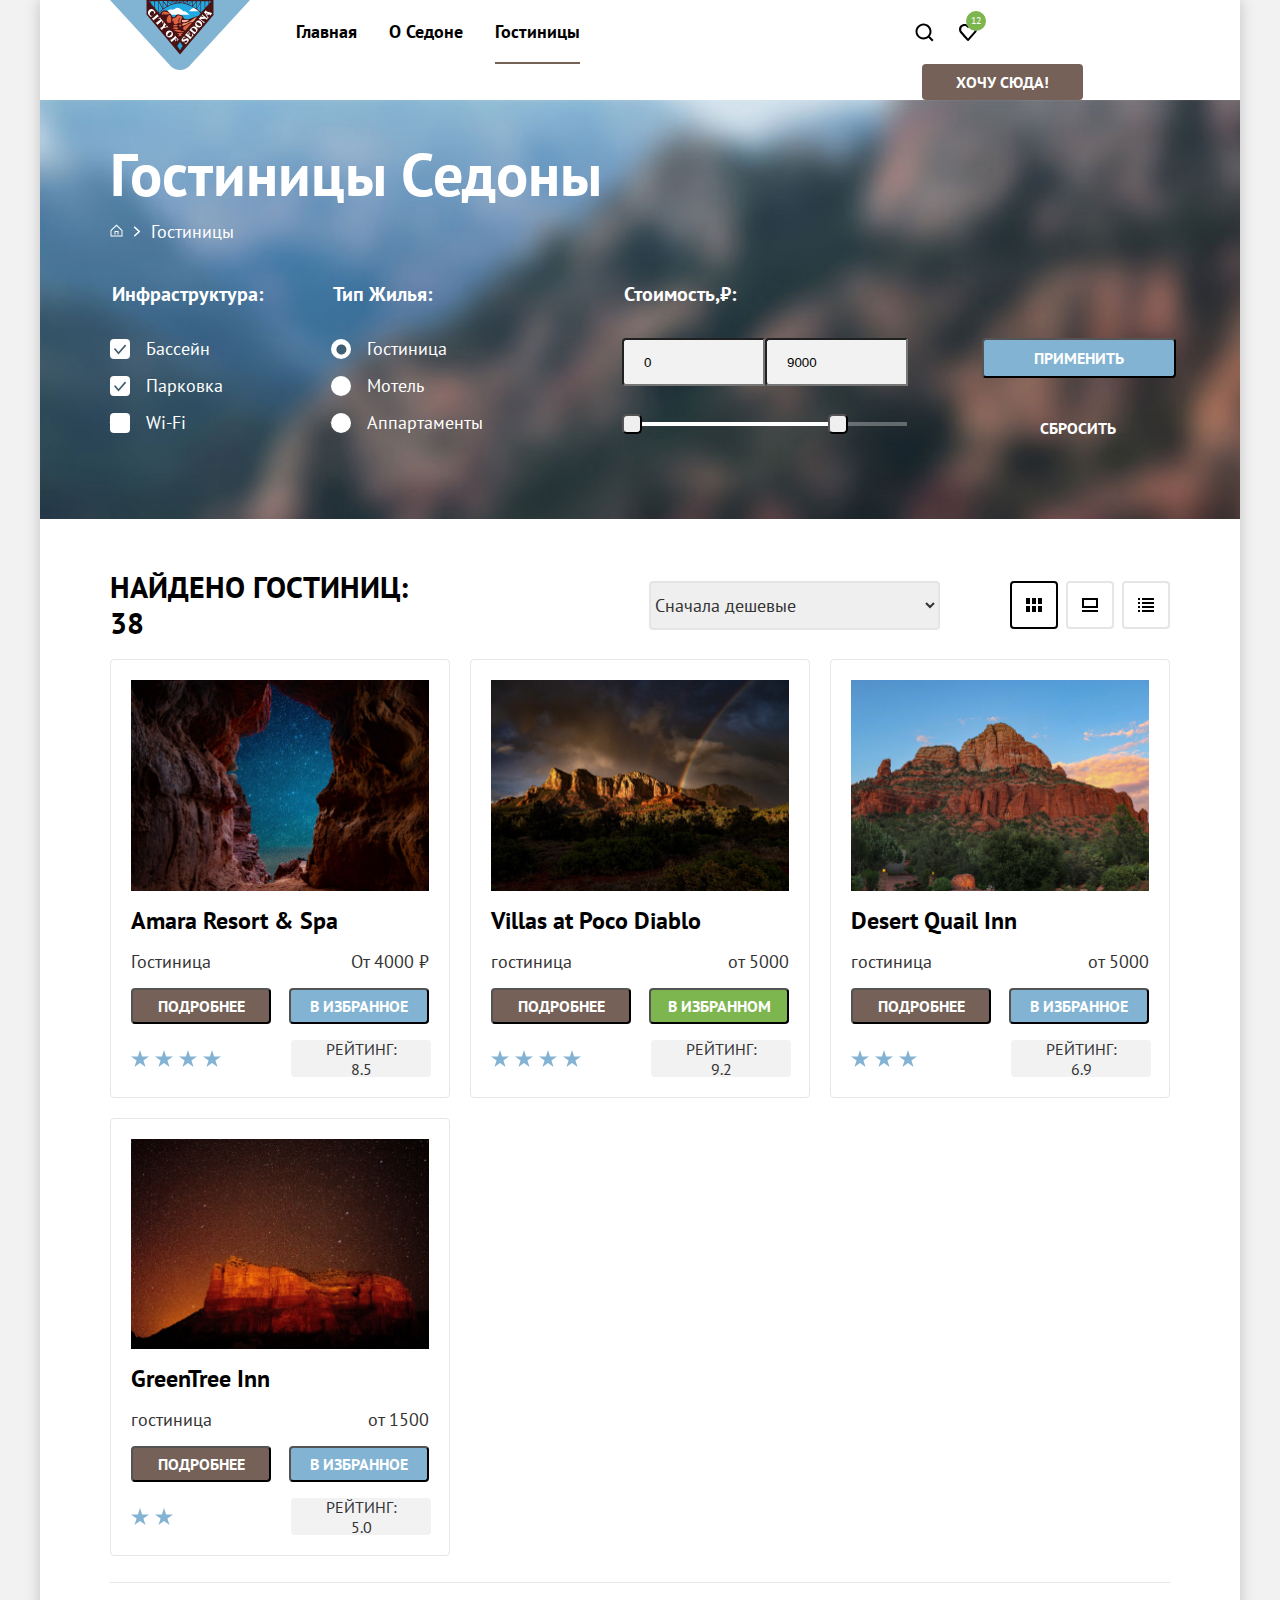
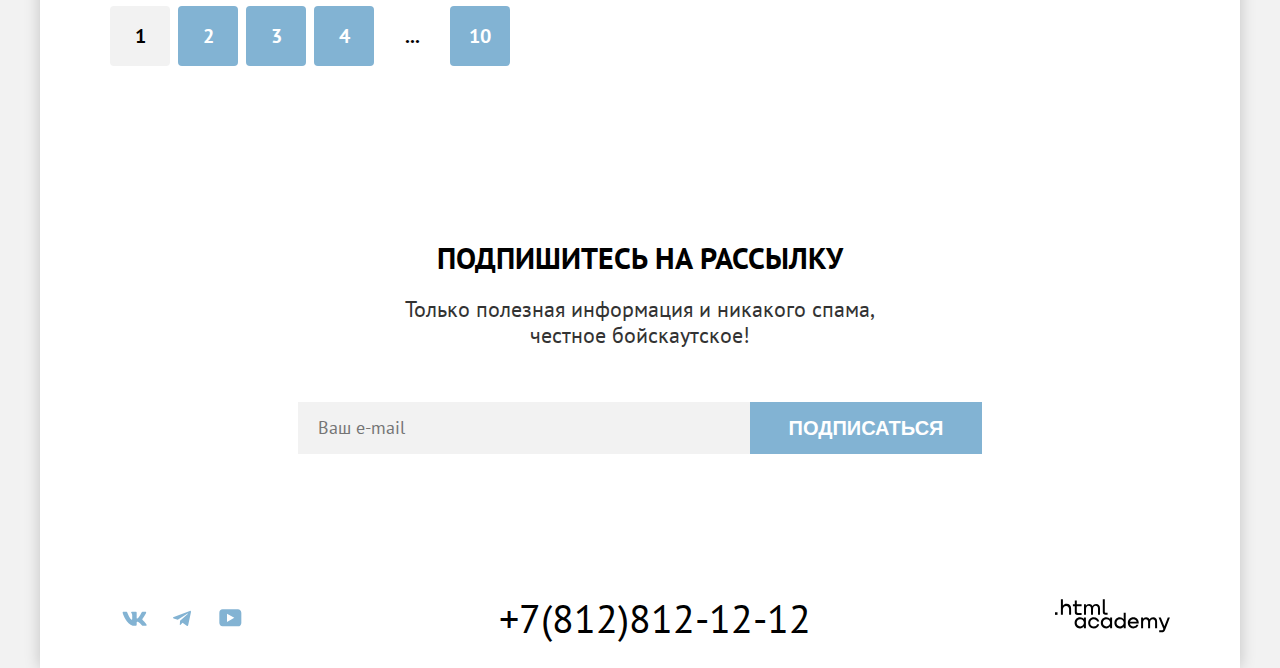
<file: catalog.html>
<!DOCTYPE html>
<html lang="ru">

  <head>
    <meta charset="utf-8">
    <title>HTML Academy: Седона</title>
    <link href="css/style.css" rel="stylesheet">
  </head>

  <body>
    <div class="general-container">
      <header class="page-header">
        <a class="navigation-logo" href="index.html">
          <img class="logo" src="images/logo-header.svg" width="140" height="70" alt="Логотип-Cедона">
        </a>
        <nav class="navigation">

          <ul class="navigation-list">
            <li class="navigation-item">
              <a class="navigation-link" href="index.html">Главная</a>
            </li>
            <li class="navigation-item">
              <a class="navigation-link" href="#">О Седоне</a>
            </li>
            <li class="navigation-item">
              <a class="navigation-link navigation-link-active" href="#">Гостиницы</a>
            </li>
          </ul>
          <ul class="navigation-list-user">
            <li class="navigation-item navigation-item-icon">
              <a class="navigation-link-icon navigation-link-icon-search" href="#" aria-label="Поиск">
              </a>
            </li>
            <li class="navigation-item navigation-item-icon">
              <a class="navigation-link-icon navigation-link-icon-heart" href="#" aria-label="Избранное">
                <span class="navigation-link-count">12</span>
              </a>
            </li>
            <li class="navigation-item navigation-item-last">
              <button class="main-header-button button">Хочу сюда!</button>
            </li>
          </ul>
        </nav>
      </header>
      <main class="main-inner">
        <section class="main-filter">
          <h1> Гостиницы Седоны</h1>
          <div class="catalog-products">

            <h2 class="visually-hidden">список гостиниц с фильтрами</h2>
            <ul class="breadcrumbs-list">
              <li class="breadcrumbs-item breadcrumbs-item-img">
                <a class="breadcrumbs-home" href="#" aria-label="Домой"></a>
              </li>
              <li class="breadcrumbs-item">
                <a class="breadcrumbs-link" href="#">Гостиницы</a>
              </li>

            </ul>
            <form class="catalog-filter-form" action="">
              <fieldset class="catalog-filter-group">
                <legend class="catalog-filter-title">Инфраструктура:</legend>
                <ul class="catalog-filter-group">
                  <li class="catalog-filter-item">
                    <label class="control">
                      <input class="control-input" type="checkbox" name="pool" checked>
                      </input>
                      <span class="catalog-filter-checkbox"></span>
                      Бассейн
                    </label>
                  </li>
                  <li class="catalog-filter-item">
                    <label class="control">
                      <input class="control-input" type="checkbox" name="pool" checked>
                      </input>
                      <span class="catalog-filter-checkbox"></span>
                      Парковка
                    </label>
                  </li>
                  <li class="catalog-filter-item">
                    <label class="control">
                      <input class="control-input" type="checkbox" name="pool">
                      </input>
                      <span class="catalog-filter-checkbox"></span>
                      Wi-Fi
                    </label>
                  </li>
                </ul>
              </fieldset>
              <fieldset class="catalog-filter-group">
                <legend class="catalog-filter-title">Тип жилья:</legend>
                <ul class="catalog-filter-group">
                  <li class="catalog-filter-item">
                    <label class="control">
                      <input class="control-input-radio" type="checkbox" name="pool" checked>
                      </input>
                      <span class="catalog-filter-checkbox-radio"></span>
                      Гостиница
                    </label>
                  </li>
                  <li class="catalog-filter-item">
                    <label class="control">
                      <input class="control-input-radio" type="checkbox" name="pool" >
                      </input>
                      <span class="catalog-filter-checkbox-radio"></span>
                      Мотель
                    </label>
                  </li>
                  <li class="catalog-filter-item">
                    <label class="control">
                      <input class="control-input-radio" type="checkbox" name="type" >
                      </input>
                      <span class="catalog-filter-checkbox-radio"></span>
                      Аппартаменты
                    </label>
                  </li>
                </ul>
              </fieldset>
              <fieldset class="catalog-filter-group catalog-filter-group-big">
                <legend class="catalog-filter-title">Стоимость,₽:</legend>
                <div class="catalog-filter-inputs">
                  <label for="price-from">
                    <input class="price-input" placeholder="от" type="text" name id="price-from" value="0" >
                    
                  </label>
                  <label for="price-to">
                    <input class="price-input" placeholder="до" type="text" name id="price-to" value="9000">
                  </label>
                </div>
             <div class="range-scale">
                  <div class="range-scale__bar" style="left: 0; width: 226px;">
                    <button class="range-scale__toggle button range-scale__toggle--min" type="button">
                      <span class="visually-hidden">Изменить минимальную цену</span>
                    </button>
                    <button class="range-scale__toggle button range-scale__toggle--max" type="button">
                      <span class="visually-hidden">Изменить максимальную цену</span>
                    </button>
                  </div>
                </div>
            </fieldset>

              <div class="catalog-filter-buttons">
                <button class="button-button-submit" type="submit">Применить</button>
                <button class="button-button-reset" type="reset">Сбросить</button>
              </div>
       </form>
       </div>
        </section>
        <section class="search-results">
         <div class="result-top-container">
            <h2 class="section-result">Найдено гостиниц: 38</h2>
            <select class="select-control" aria-label="сортировка">
              <option value="cheap">Сначала дешевые</option>
              <option value="popular">Сначала популярные</option>
              <option value="expensive">Сначала дорогие</option>
            </select>
            <ul class="card-view-buttons">
              <li class="card-view-item">
                <button class="card-view-button-grid-active" type="button">
                  <img class="icon" src="images/View.svg" width="48px" height="48px" alt="">
                </button>
              </li>
              <li class="card-view-item">
                <button class="card-view-button-list" type="button">
                  <img class="icon" src="images/View (1).svg" width="48px" height="48px" alt="">
                </button>
              <li class="card-view-item">
                <button class="card-view-button-icon" type="button">
                  <img class="icon" src="images/View (2).svg" width="48px" height="48px" alt="">
                </button>
              </li>
              </li>
            </ul>

          </div>



          <ul class="product-list">
            <li class="product-card">
              <img class="product-card-image" src="images/hotel-1.jpg" alt=Фото гостиницы Amara Resort & Spa>
              <h3 class="product-card-title">Amara Resort & Spa</h3>
              <div class="card-price">
              <span class="class-type-of-leaving">Гостиница</span>
              <span class="class-type-of-price">От 4000 ₽</span>
              </div>
              <div class="product-card-buttons">
              <button class="product-card-button-detail" type="button">Подробнее</button>
              <button class="product-card-botton-like">В избранное</button>
              </div>
              <div class="star-rate">
              <p class="star-star">
                
                  <img class="star" src="images/star 1.svg" width="18" height="17" alt="">
                  <img class="star" src="images/star 1.svg" width="18" height="17" alt="">
                  <img class="star" src="images/star 1.svg" width="18" height="17" alt="">
                  <img class="star" src="images/star 1.svg" width="18" height="17" alt="">
                
              </p>
              <p class="cart-rate">Рейтинг: 8.5</p>
              </div>
            </li>
            <li class="product-card">
              <img class="product-card-image" src="images/hotel-2.jpg" alt=Фото гостиницы Villas at Poco Diablo>
              <h3 class="product-card-title">Villas at Poco Diablo</h3>
              <div class="card-price">
              <span class="class-type-of-leaving">гостиница</span>
              <span class="class-type-of-price">от 5000</span>
              </div>
              <div class="product-card-buttons">
              <button class="product-card-button-detail" type="button">Подробнее</button>
              <button class="product-card-botton-like-like">В избранном</button>
              </div>
              <div class="star-rate">
              <p class="star-star">
                
                  <img class="star" src="images/star 1.svg" width="18" height="17" alt="">
                  <img class="star" src="images/star 1.svg" width="18" height="17" alt="">
                  <img class="star" src="images/star 1.svg" width="18" height="17" alt="">
                  <img class="star" src="images/star 1.svg" width="18" height="17" alt="">
                 
              </p>
              <p class="cart-rate">Рейтинг: 9.2</p>
              </div>
            </li>
            <li class="product-card">
              <img class="product-card-image" src="images/hotel-3.jpg" alt=Фото гостиницы Desert Quail Inn>
              <h3 class="product-card-title">Desert Quail Inn</h3>
              <div class="card-price">
              <span class="class-type-of-leaving">гостиница</span>
              <span class="class-type-of-price">от 5000</span>
              </div>
              <div class="product-card-buttons">
              <button class="product-card-button-detail" type="button">Подробнее</button>
              <button class="product-card-botton-like">В избранное</button>
              </div>
              <div class="star-rate">
              <p class="star-star">
                
                  <img class="star" src="images/star 1.svg" width="18" height="17" alt="">
                  <img class="star" src="images/star 1.svg" width="18" height="17" alt="">
                  <img class="star" src="images/star 1.svg" width="18" height="17" alt="">
                  
              </p>
              <p class="cart-rate">Рейтинг: 6.9</p>
              </div>
            </li>
            <li class="product-card">
              <img class="product-card-image" src="images/hotel-4.jpg" alt=Фото гостиницы GreenTree Inn>
              <h3 class="product-card-title">GreenTree Inn</h3>
              <div class="card-price">
              <span class="class-type-of-leaving">гостиница</span>
              <span class="class-type-of-price">от 1500</span>
              </div>
              <div class="product-card-buttons">
              <button class="product-card-button-detail" type="button">Подробнее</button>
              <button class="product-card-botton-like">В избранное</button>
              </div>
              <div class="star-rate">
              <p class="star-star">
                
                  <img class="star" src="images/star 1.svg" width="18" height="17" alt="">
                  <img class="star" src="images/star 1.svg" width="18" height="17" alt="">
                 </p>
              <p class="cart-rate">Рейтинг: 5.0</p>
              </div>
            </li>
          </ul>
          <div class="decoratoin-line">
            <img class="decoration-line-image" src="images/divider-6.jpg" alt="">

          </div>


          <ul class="pagination">
            <li class="pagination-item">
              <a class="pagination-link-pagination-current">1</a>
            </li>
            <li class="pagination-item">
              <a class="pagination-link-number" href="#">2</a>
            </li>
            <li class="pagination-item">
              <a class="pagination-link-number" href="#">3</a>
            </li>
            <li class="pagination-item">
              <a class="pagination-link-number" href="#">4</a>
            </li>
            <li class="pagination-item">
              <a class="pagination-link-number-hidden" href="#">...</a>
            </li>
            <li class="pagination-item">
              <a class="pagination-link-number" href="#">10</a>
            </li>
          </ul>
        </section>
        <section class="subscription subscription-catalog">
          <h2 class="subscription-title">Подпишитесь на рассылку</h2>
          <p class="subscription-description">Только полезная информация и никакого спама, <br> честное бойскаутское!</p>
          <form class="subscription-form" action="https://echo.htmlacademy.ru/" method="post">
            <label class="subscription-label" for="newsletter-email">
              <input class="subscription-form-field" placeholder="Ваш e-mail" type="email" name="newsletter-email"
                id="newsletter-email" required>
            </label>
            <button class="button-subscribe" type="submit">Подписаться</button>
          </form>
        </section>
      </main>
      <footer class="page-footer">
        <h2 class="visually-hidden">Контакты</h2>
        <ul class="footer-social-list">
          <li class="footer-social-item">
            <a class="button-social" href="https://vk.com/htmlacademy" aria-label="Вконтакте">
              <svg class="button-social-svg" aria-hidden="true" focusable="false" width="25" height="15"
                viewBox="0 0 25 15" fill="none" xmlns="http://www.w3.org/2000/svg">
                <g id="Social">
                  <path id="Vector" fill-rule="evenodd" clip-rule="evenodd"
                    d="M24.1164 1.80445C24.2824 1.25845 24.1164 0.856445 23.3214 0.856445H20.6964C20.0284 0.856445 19.7204 1.20345 19.5534 1.58645C19.5534 1.58645 18.2184 4.78245 16.3274 6.85845C15.7154 7.46045 15.4374 7.65145 15.1034 7.65145C14.9364 7.65145 14.6854 7.46045 14.6854 6.91345V1.80445C14.6854 1.14845 14.5014 0.856445 13.9454 0.856445H9.81738C9.40038 0.856445 9.14938 1.16045 9.14938 1.44945C9.14938 2.07045 10.0954 2.21445 10.1924 3.96245V7.76045C10.1924 8.59345 10.0394 8.74444 9.70538 8.74444C8.81538 8.74444 6.65038 5.53345 5.36538 1.85945C5.11638 1.14445 4.86438 0.856445 4.19338 0.856445H1.56638C0.816382 0.856445 0.666382 1.20345 0.666382 1.58645C0.666382 2.26845 1.55638 5.65645 4.81138 10.1374C6.98138 13.1974 10.0364 14.8564 12.8194 14.8564C14.4884 14.8564 14.6944 14.4884 14.6944 13.8534V11.5404C14.6944 10.8034 14.8524 10.6564 15.3814 10.6564C15.7714 10.6564 16.4384 10.8484 17.9964 12.3234C19.7764 14.0724 20.0694 14.8564 21.0714 14.8564H23.6964C24.4464 14.8564 24.8224 14.4884 24.6064 13.7604C24.3684 13.0364 23.5184 11.9854 22.3914 10.7384C21.7794 10.0284 20.8614 9.26345 20.5824 8.88045C20.1934 8.38945 20.3044 8.17044 20.5824 7.73345C20.5824 7.73345 23.7824 3.30745 24.1154 1.80445H24.1164Z" />
                </g>
              </svg>
            </a>

          </li>
          <li class="footer-social-item">
            <a class="button-social" href="https://t.me/htmlacademy">
              <svg class="button-social-svg" aria-hidden="true" focusable="false" width="18" height="17"
                viewBox="0 0 18 17" fill="none" xmlns="http://www.w3.org/2000/svg">
                <g id="Social">
                  <path id="Vector"
                    d="M16.785 0.955705L0.840489 7.1042C-0.247661 7.54126 -0.241365 8.14828 0.640845 8.41897L4.73445 9.69597L14.2058 3.72014C14.6537 3.44766 15.0629 3.59424 14.7265 3.89281L7.05283 10.8183H7.05103L7.05283 10.8192L6.77045 15.0387C7.18413 15.0387 7.36669 14.8489 7.59871 14.625L9.58705 12.6915L13.7229 15.7464C14.4855 16.1664 15.0332 15.9506 15.2229 15.0405L17.9379 2.2453C18.2158 1.13107 17.5126 0.626562 16.785 0.955705Z" />
                </g>
              </svg>

            </a>
          </li>
          <li class="footer-social-item">
            <a class="button-social" href="https://www.youtube.com/user/htmlacademyru">
              <svg class="button-social-svg" aria-hidden="true" focusable="false" width="23" height="18"
                viewBox="0 0 23 18" fill="none" xmlns="http://www.w3.org/2000/svg">
                <g id="Social">
                  <path id="Vector"
                    d="M18.9402 0.356445H3.50738C1.64668 0.356445 0.333252 1.9502 0.333252 3.75645V13.8502C0.333252 15.7627 1.64668 17.3564 3.50738 17.3564H19.1591C20.8009 17.3564 22.3333 15.7627 22.3333 13.9564V3.75645C22.1143 1.9502 20.8009 0.356445 18.9402 0.356445ZM7.99494 12.8939V4.81894L15.3283 8.85645L7.99494 12.8939Z" />
                </g>
              </svg>
            </a>
          </li>
        </ul>
        <p class="address">
          <a class="address-phone" href="tel:+78128121212">+7(812)812-12-12</a>
        </p>
        <a href="https://htmlacademy.ru/">
          <img class="logo-footer" src="images/Logo footer.svg" alt="Логотип_html_Academy.">
        </a>
      </footer>
    </div>

  </body>

</html>
</file>
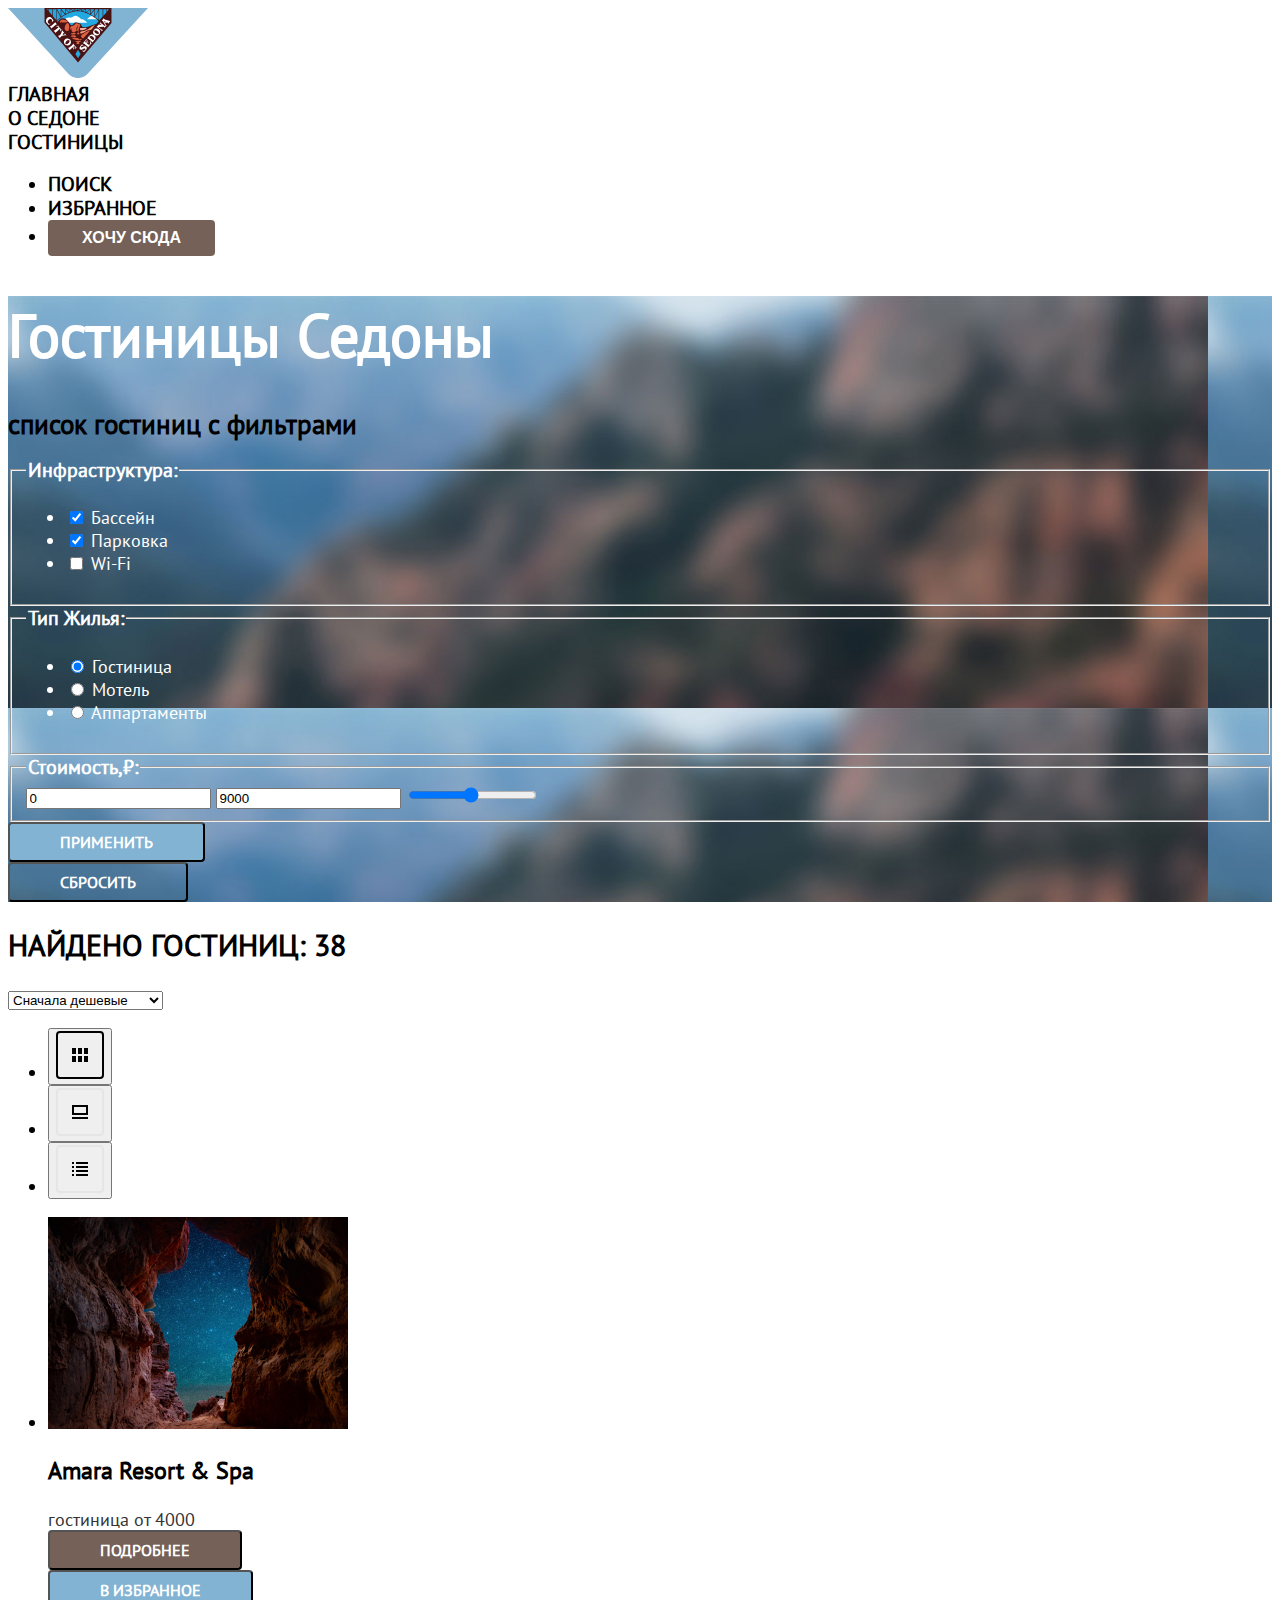
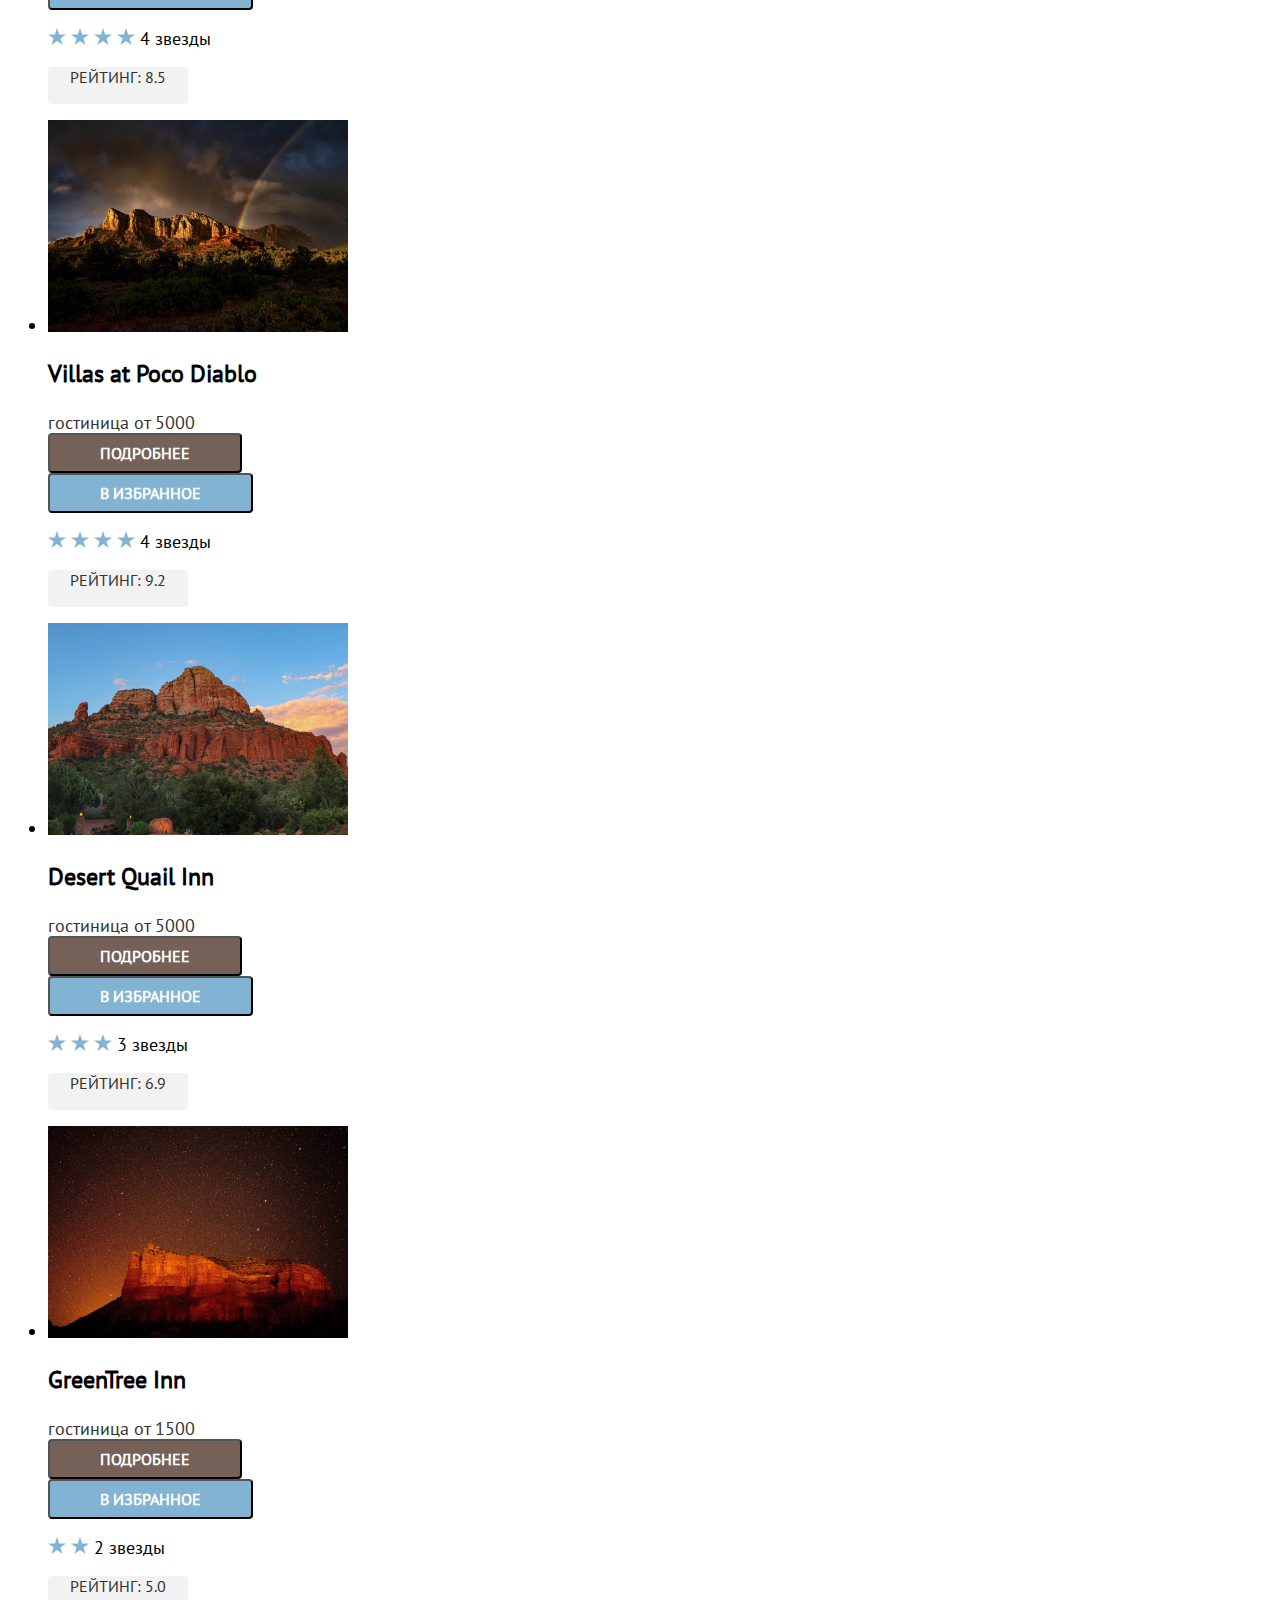
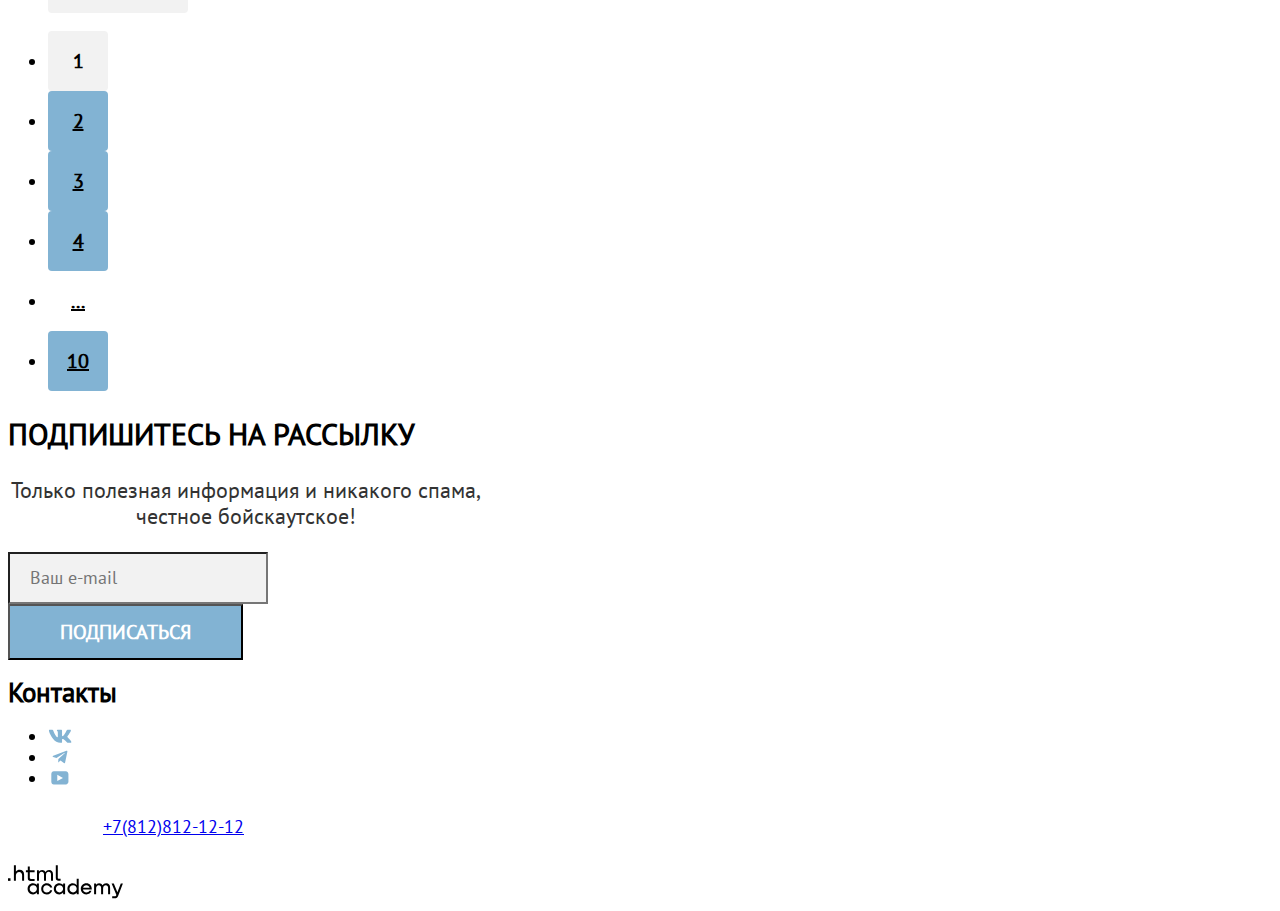
<file: 3/catalog.html>
<!DOCTYPE html>
<html lang="ru">
  <head>
    <meta charset="utf-8">
    <title>HTML Academy: Седона</title>
    <link href="css/style.css" rel="stylesheet">
    <base href="https://htmlacademy-htmlcss.github.io/2415033-sedona-38/3/">
</head>
  <body>
<header class="page-header">
  <a class="navigation-logo" href="index.html">
    <img class="logo" src="images/logo (1).svg" alt=Логотип-Cедона>
  </a>
  <nav class="navigation">
<ul class="navigation-list">
  <li class="navigation-item">
    <a class="navigation-link" href="index.html">Главная</a>
</li>
<li class="navigation-item">
  <a class="navigation-link" href="#">О Седоне</a>
</li>
<li class="navigation-item">
  <a class="navigation-link" href="#">Гостиницы</a>
</li>
</ul>

<ul class="navigation-list-user">
  <li class="navigation-item">
    <a class="navigation-link" href="#">Поиск</a>
</li>
<li class="navigation-item">
  <a class="navigation-link" href="#">избранное</a>
  </li>
  <li class="navigation-item">
    <button class="main-header-button button">Хочу сюда</button>
</li>
</ul>
</nav>
</header>
<main class="main-inner">
  <div class="main-filter">
<h1> Гостиницы Седоны</h1>
<section class="catalog-products">

    <h2 class="visually-hidden">список гостиниц с фильтрами</h2>
    <fieldset class="cataljg-filter-group">
      <legend class="catalog-filter-title">Инфраструктура:</legend>
      <ul class="catalog-filter-group">
        <li class="catalogfilter-item">
           <label class="control">
            <input class="control-input" type="checkbox" name="pool" checked>
             Бассейн</input>
            </label></li>
            <li class="catalogfilter-item">
                <label class="control">
                 <input class="control-input" type="checkbox" name="pool" checked>
                  Парковка</input>
                 </label></li>
                 <li class="catalogfilter-item">
                    <label class="control">
                     <input class="control-input" type="checkbox" name="pool" >
                      Wi-Fi</input>
                     </label></li>
      </ul>
    </fieldset>
    <fieldset class="cataljg-filter-group">
        <legend class="catalog-filter-title">Тип жилья:</legend>
        <ul class="catalog-filter-group">
          <li class="catalogfilter-item">
             <label class="control">
              <input class="control-input" type="radio" name="type" value="hotel" checked>
               Гостиница</input>
              </label></li>
          <li class="catalogfilter-item">
                <label class="control">
                 <input class="control-input" type="radio" name="type" value="motel" >
                  Мотель</input>
                 </label></li>
          <li class="catalogfilter-item">
                    <label class="control">
                     <input class="control-input" type="radio" name="type" value="apartments" >
                      Аппартаменты</input>
                 </label></li>
        </ul>
      </fieldset>
      <fieldset class="cataljg-filter-group">
        <legend class="catalog-filter-title">Стоимость,₽:</legend>
         <label for="price-from">
            <input class="price-input" placeholder="от" type="text" name id="price-from" value="0">
         </label>
         <label for="price-to">
            <input class="price-input" placeholder="до" type="text" name id="price-to" value="9000">
         </label>
         <label class="myRange">
            <input class="price-slider"  type="range" min="1" max="100" id="myRange" value="50"

            >
         </label>
       </fieldset>
       <button class="button-button-submit" type="submit">Применить</button>
       <button class="button-button-reset" type="reset">Сбросить</button>

      </section>
    </div>
<section>
    <h2 class="section-result">Найдено гостиниц: 38</h2>
    <select class="select-control" aria-label="сортировка">
        <option value="cheap"">Сначала дешевые</option>
        <option value="popular"">Сначала популярные</option>
        <option value="expensive"">Сначала дорогие</option>
    </select>
    <ul class="card-view-buttons">
        <li class="card-view-item">
          <button class="card-view-button-grid active" type="button">
            <img class="icon" src="images/View.svg" width="48px" height="48px" alt="">
          </button>
        </li>
        <li class="card-view-item">
          <button class="card-view-button-list" type="button">
            <img class="icon" src="images/View (1).svg" width="48px" height="48px" alt="">
          </button>
          <li class="card-view-item">
            <button class="card-view-button-icon" type="button">
              <img class="icon" src="images/View (2).svg" width="48px" height="48px" alt="">
            </button>
          </li>
        </li>
      </ul>
      <ul class="product-list">
        <li class="product-card">
            <img class="product-card-image" src="images/hotel-1.jpg" alt=Фото гостиницы Amara Resort & Spa>
        <h3 class="product-card-title">Amara Resort & Spa</h3>
        <span class="class-type-of-leaving">гостиница</span>
        <span class="class-type-of-price">от 4000</span>
        <button class="product-card-button-detail" type="button">Подробнее</button>
        <button class="product-card-botton-like" >В избранное</button>
        <p class="star">
            <span class="visually-hidden">
              <img class="star" src="images/star 1.svg" width="18" height="17" alt="">
              <img class="star" src="images/star 1.svg" width="18" height="17" alt="">
              <img class="star" src="images/star 1.svg" width="18" height="17" alt="">
              <img class="star" src="images/star 1.svg" width="18" height="17" alt="">
              4 звезды</span>
        </p>
        <p class="cart-rate">Рейтинг: 8.5</p>
        </li>
        <li class="product-card">
          <img class="product-card-image" src="images/hotel-2.jpg" alt=Фото гостиницы Villas at Poco Diablo>
      <h3 class="product-card-title">Villas at Poco Diablo</h3>
      <span class="class-type-of-leaving">гостиница</span>
      <span class="class-type-of-price">от 5000</span>
      <button class="product-card-button-detail" type="button">Подробнее</button>
      <button class="product-card-botton-like" >В избранное</button>
      <p class="star">
          <span class="visually-hidden">
            <img class="star" src="images/star 1.svg" width="18" height="17" alt="">
            <img class="star" src="images/star 1.svg" width="18" height="17" alt="">
            <img class="star" src="images/star 1.svg" width="18" height="17" alt="">
            <img class="star" src="images/star 1.svg" width="18" height="17" alt="">
            4 звезды</span>
      </p>
      <p class="cart-rate">Рейтинг: 9.2</p>
      </li>
      <li class="product-card">
        <img class="product-card-image" src="images/hotel-3.jpg" alt=Фото гостиницы Desert Quail Inn>
    <h3 class="product-card-title">Desert Quail Inn</h3>
    <span class="class-type-of-leaving">гостиница</span>
    <span class="class-type-of-price">от 5000</span>
    <button class="product-card-button-detail" type="button">Подробнее</button>
    <button class="product-card-botton-like" >В избранное</button>
    <p class="star">
        <span class="visually-hidden">
          <img class="star" src="images/star 1.svg" width="18" height="17" alt="">
        <img class="star" src="images/star 1.svg" width="18" height="17" alt="">
        <img class="star" src="images/star 1.svg" width="18" height="17" alt="">
          3 звезды</span>
    </p>
    <p class="cart-rate">Рейтинг: 6.9</p>
    </li>
    <li class="product-card">
      <img class="product-card-image" src="images/hotel-4.jpg" alt=Фото гостиницы GreenTree Inn>
  <h3 class="product-card-title">GreenTree Inn</h3>
  <span class="class-type-of-leaving">гостиница</span>
  <span class="class-type-of-price">от 1500</span>
  <button class="product-card-button-detail" type="button">Подробнее</button>
  <button class="product-card-botton-like" >В избранное</button>
  <p class="star">
      <span class="visually-hidden">
        <img class="star" src="images/star 1.svg" width="18" height="17" alt="">
        <img class="star" src="images/star 1.svg" width="18" height="17" alt="">
        2 звезды</span>

  </p>
  <p class="cart-rate">Рейтинг: 5.0</p>
  </li>
</ul>
<ul class="pagination">
  <li class="pagination-item">
    <a class="pagination-link-pagination-current">1</a>
  </li>
  <li class="pagination-item">
    <a class="pagination-link-number" href="#">2</a>
  </li>
  <li class="pagination-item">
    <a class="pagination-link-number" href="#">3</a>
  </li>
    <li class="pagination-item">
      <a class="pagination-link-number" href="#">4</a>
    </li>
      <li class="pagination-item">
        <a class="pagination-link-number-hidden" href="#">...</a>
      </li>
      <li class="pagination-item">
        <a class="pagination-link-number" href="#">10</a>
      </li>
    </ul>
    </section>
    <section class="subscription-catalog">
      <h2 class="subscription-catalog-title">Подпишитесь на рассылку</h2>
      <p class="subscription-catalog-description">Только полезная информация и никакого спама, честное бойскаутское!</p>
      <form class="form" action="https://echo.htmlacademy.ru/" method="post">
       <label for="newsletter-email">
         <input class="field" placeholder="Ваш e-mail" type="email" name="newsletter-email" id="newsletter-email" required>
       </label>
       <button class="button-subscribe" type="submit">Подписаться</button>
      </form>
    </section>
</main>
<footer class="page-footer">
  <h2 class="visually-hidden">Контакты</h2>
   <ul class="footer-social-list">
    <li class="footer-social-item">
     <a class="button-social" href="https://vk.com/htmlacademy">
      <img class="Advantage-icon" src="images/Social.svg" width="24px" height="14px" alt="">
    </a>
    </li>
    <li class="footer-social-item">
     <a class="button-social" href="https://t.me/htmlacademy">
      <img class="Advantage-icon" src="images/Social (1).svg" width="24px" height="14px" alt="">
     </a>
    </li>
    <li class="footer-social-item">
     <a class="button-social" href="https://www.youtube.com/user/htmlacademyru">
      <img class="Advantage-icon" src="images/Social (2).svg" width="24px" height="14px" alt="">
     </a>
    </li>
   </ul>
   <p class="addres">
     <a href="tel:+78128121212">+7(812)812-12-12</a>
   </p>
   <a href="https://htmlacademy.ru/">
    <img class="logo-footer" src="images/Logo footer.svg" alt=Логотип_html_Academy.>
   </a>
 </footer>
 </body>
 </html>
</file>
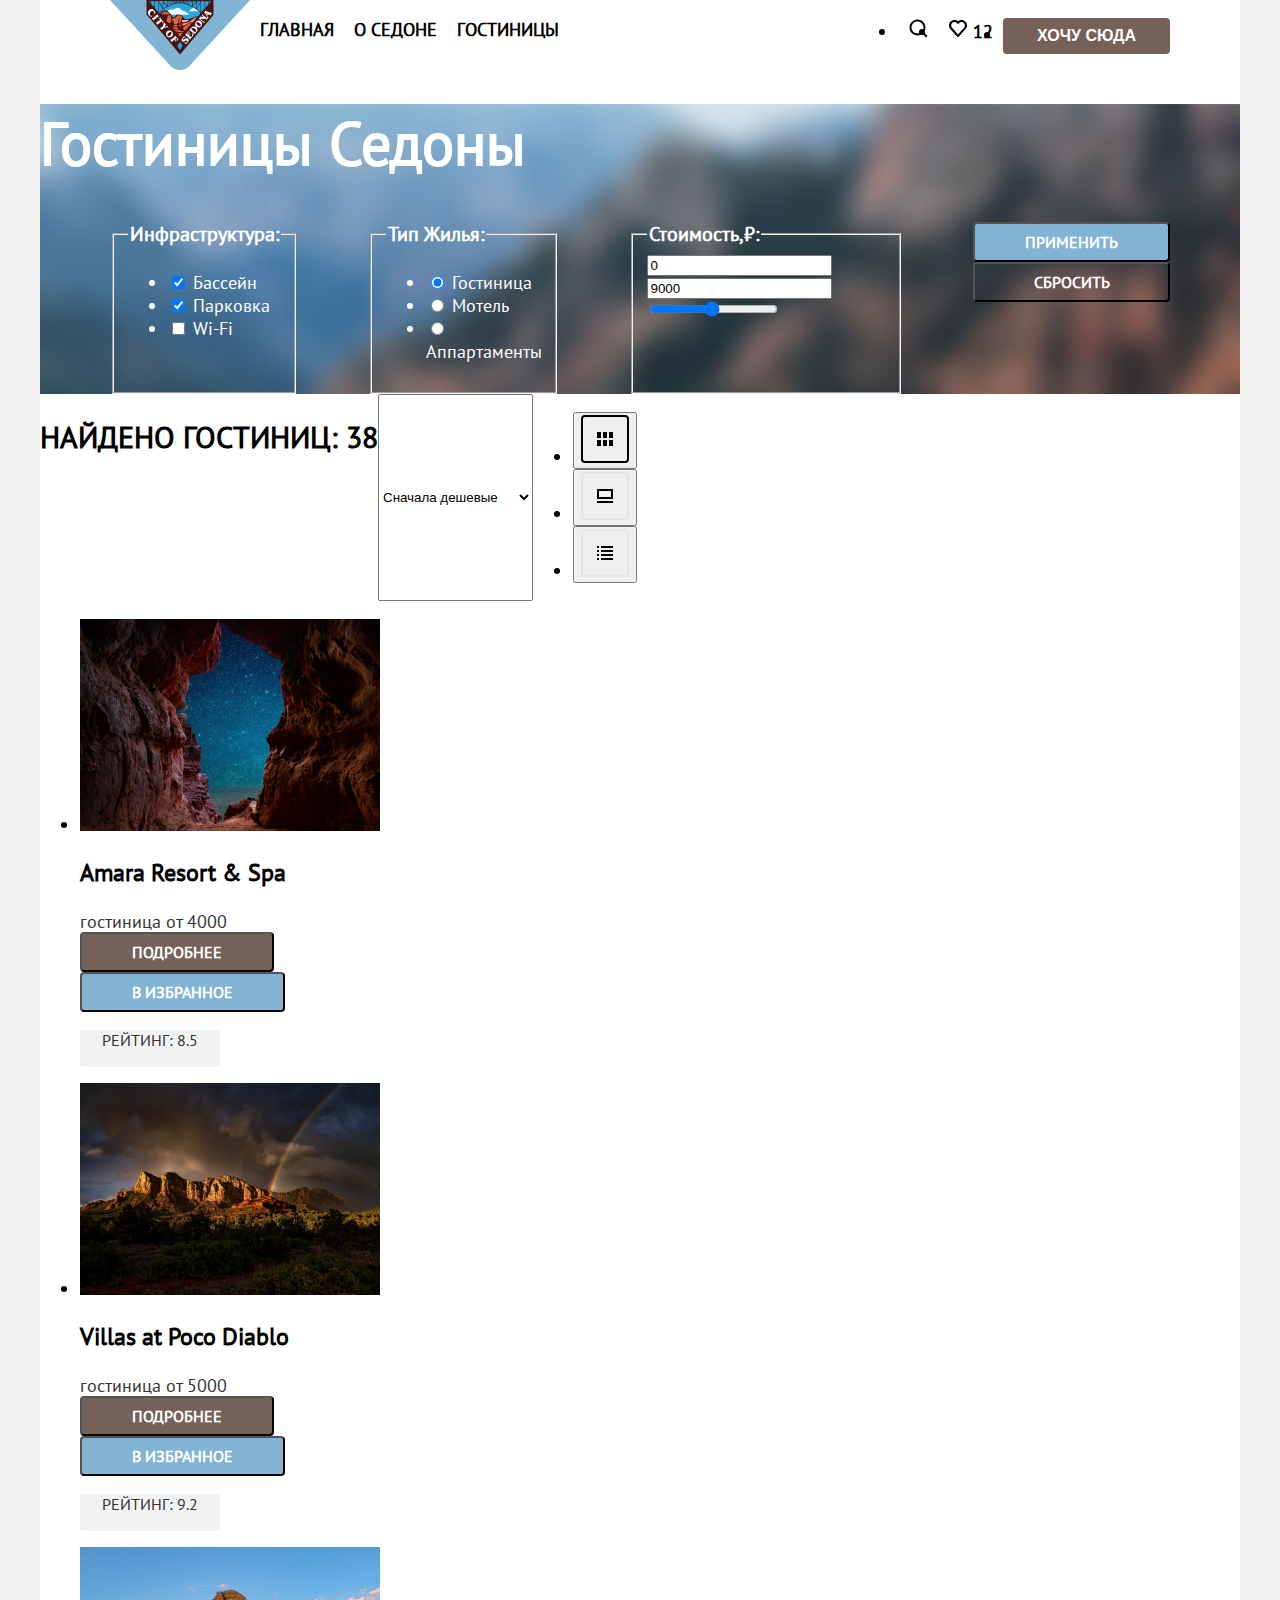
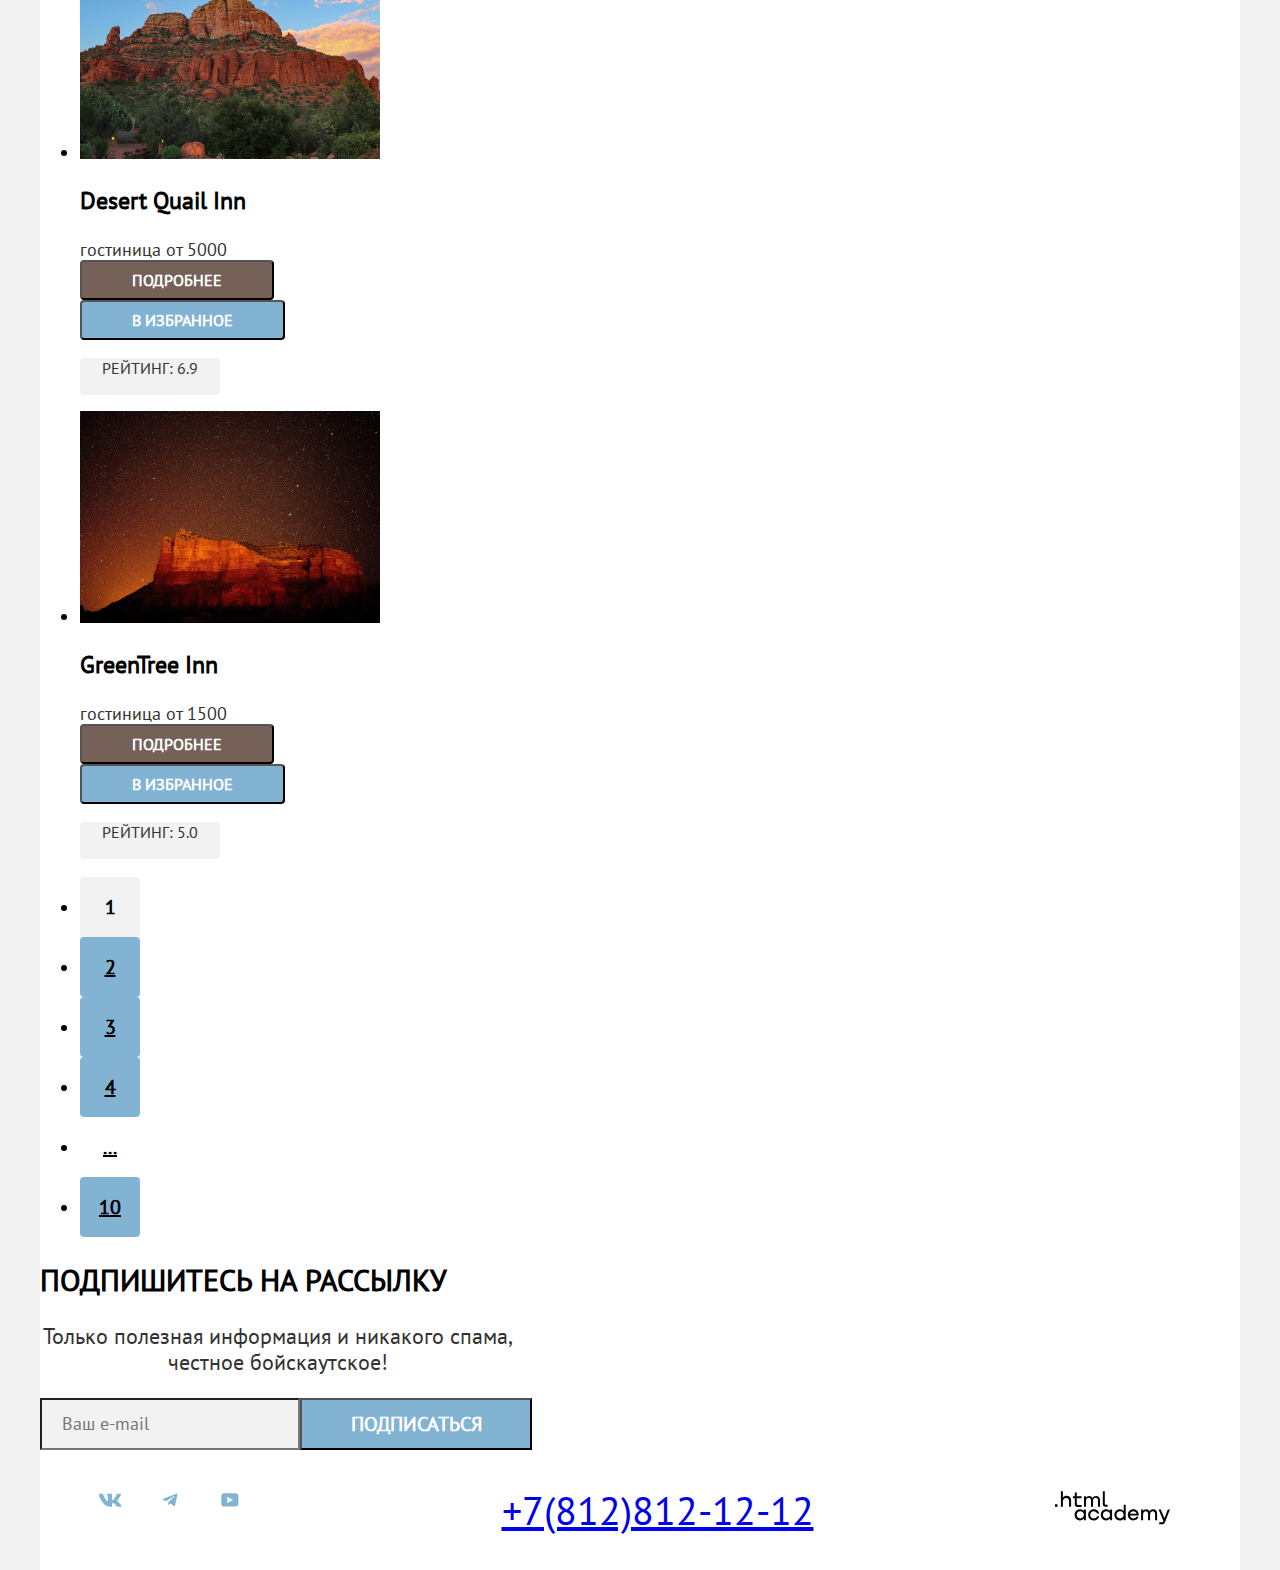
<file: 4/catalog.html>
<!DOCTYPE html>
<html lang="ru">
  <head>
    <meta charset="utf-8">
    <title>HTML Academy: Седона</title>
    <link href="css/style.css" rel="stylesheet">
    <base href="https://htmlacademy-htmlcss.github.io/2415033-sedona-38/4/">
</head>
  <body>

    <header class="page-header">

      <nav class="navigation">
    
    <a class="navigation-logo" href="index.html">
        <img class="logo" src="images/logo (1).svg" width="140" height="70" alt="Логотип-Cедона">
      </a>
    
    <ul class="navigation-list">
      <li class="navigation-item">
        <a class="navigation-link" href="index.html">Главная</a>
    </li>
    <li class="navigation-item">
      <a class="navigation-link" href="#">О Седоне</a>
    </li>
    <li class="navigation-item">
      <a class="navigation-link" href="#">Гостиницы</a>
    </li>
    </ul>
    
    <ul class="navigation-list-user">
      <li class="navigation-item">
        <a class="navigation-link" href="#">
          <img class="search-icon" src="images/search.svg" width="20px" height="20px" alt="">
        </a>
    </li>
    <li class="navigation-item">
      <a class="navigation-link" href="#">
        <img class="search-icon" src="images/heart.svg" width="20px" height="20px" alt="">
        12
      </a>
      </li>
      <li class="navigation-item">
        <button class="main-header-button button">Хочу сюда</button>
    </li>
    </ul>
    </nav>
    </header>

<main class="main-inner">
  <div class="main-filter">
<h1> Гостиницы Седоны</h1>
<section class="catalog-products">

    <h2 class="visually-hidden">список гостиниц с фильтрами</h2>

    <form class="catalog-filter-form" action="">
 <fieldset class="catalog-filter-group">
      <legend class="catalog-filter-title">Инфраструктура:</legend>
      <ul class="catalog-filter-group">
        <li class="catalogfilter-item">
           <label class="control">
            <input class="control-input" type="checkbox" name="pool" checked>
             Бассейн</input>
            </label></li>
            <li class="catalogfilter-item">
                <label class="control">
                 <input class="control-input" type="checkbox" name="pool" checked>
                  Парковка</input>
                 </label></li>
                 <li class="catalogfilter-item">
                    <label class="control">
                     <input class="control-input" type="checkbox" name="pool" >
                      Wi-Fi</input>
                     </label></li>
      </ul>
    </fieldset>
    <fieldset class="catalog-filter-group">
        <legend class="catalog-filter-title">Тип жилья:</legend>
        <ul class="catalog-filter-group">
          <li class="catalogfilter-item">
             <label class="control">
              <input class="control-input" type="radio" name="type" value="hotel" checked>
               Гостиница</input>
              </label></li>
          <li class="catalogfilter-item">
                <label class="control">
                 <input class="control-input" type="radio" name="type" value="motel" >
                  Мотель</input>
                 </label></li>
          <li class="catalogfilter-item">
                    <label class="control">
                     <input class="control-input" type="radio" name="type" value="apartments" >
                      Аппартаменты</input>
                 </label></li>
        </ul>
      </fieldset>
      <fieldset class="catalog-filter-group">
        <legend class="catalog-filter-title">Стоимость,₽:</legend>
         <label for="price-from">
            <input class="price-input" placeholder="от" type="text" name id="price-from" value="0">
         </label>
         <label for="price-to">
            <input class="price-input" placeholder="до" type="text" name id="price-to" value="9000">
         </label>
         <label class="myRange">
            <input class="price-slider"  type="range" min="1" max="100" id="myRange" value="50"

            >
         </label>
       </fieldset>

  <div class="catalog-filter-buttons">
       <button class="button-button-submit" type="submit">Применить</button>
       <button class="button-button-reset" type="reset">Сбросить</button>
  </div>

      

    </form>
   

      </section>
    </div>
<section>

  <div class="result-top-container">
 <h2 class="section-result">Найдено гостиниц: 38</h2>
    <select class="select-control" aria-label="сортировка">
        <option value="cheap">Сначала дешевые</option>
        <option value="popular">Сначала популярные</option>
        <option value="expensive">Сначала дорогие</option>
    </select>
    <ul class="card-view-buttons">
        <li class="card-view-item">
          <button class="card-view-button-grid active" type="button">
            <img class="icon" src="images/View.svg" width="48px" height="48px" alt="">
          </button>
        </li>
        <li class="card-view-item">
          <button class="card-view-button-list" type="button">
            <img class="icon" src="images/View (1).svg" width="48px" height="48px" alt="">
          </button>
          <li class="card-view-item">
            <button class="card-view-button-icon" type="button">
              <img class="icon" src="images/View (2).svg" width="48px" height="48px" alt="">
            </button>
          </li>
        </li>
      </ul>

</div>


   
      <ul class="product-list">
        <li class="product-card">
            <img class="product-card-image" src="images/hotel-1.jpg" alt=Фото гостиницы Amara Resort & Spa>
        <h3 class="product-card-title">Amara Resort & Spa</h3>
        <span class="class-type-of-leaving">гостиница</span>
        <span class="class-type-of-price">от 4000</span>
        <button class="product-card-button-detail" type="button">Подробнее</button>
        <button class="product-card-botton-like" >В избранное</button>
        <p class="star">
            <span class="visually-hidden">
              <img class="star" src="images/star 1.svg" width="18" height="17" alt="">
              <img class="star" src="images/star 1.svg" width="18" height="17" alt="">
              <img class="star" src="images/star 1.svg" width="18" height="17" alt="">
              <img class="star" src="images/star 1.svg" width="18" height="17" alt="">
              4 звезды</span>
        </p>
        <p class="cart-rate">Рейтинг: 8.5</p>
        </li>
        <li class="product-card">
          <img class="product-card-image" src="images/hotel-2.jpg" alt=Фото гостиницы Villas at Poco Diablo>
      <h3 class="product-card-title">Villas at Poco Diablo</h3>
      <span class="class-type-of-leaving">гостиница</span>
      <span class="class-type-of-price">от 5000</span>
      <button class="product-card-button-detail" type="button">Подробнее</button>
      <button class="product-card-botton-like" >В избранное</button>
      <p class="star">
          <span class="visually-hidden">
            <img class="star" src="images/star 1.svg" width="18" height="17" alt="">
            <img class="star" src="images/star 1.svg" width="18" height="17" alt="">
            <img class="star" src="images/star 1.svg" width="18" height="17" alt="">
            <img class="star" src="images/star 1.svg" width="18" height="17" alt="">
            4 звезды</span>
      </p>
      <p class="cart-rate">Рейтинг: 9.2</p>
      </li>
      <li class="product-card">
        <img class="product-card-image" src="images/hotel-3.jpg" alt=Фото гостиницы Desert Quail Inn>
    <h3 class="product-card-title">Desert Quail Inn</h3>
    <span class="class-type-of-leaving">гостиница</span>
    <span class="class-type-of-price">от 5000</span>
    <button class="product-card-button-detail" type="button">Подробнее</button>
    <button class="product-card-botton-like" >В избранное</button>
    <p class="star">
        <span class="visually-hidden">
          <img class="star" src="images/star 1.svg" width="18" height="17" alt="">
        <img class="star" src="images/star 1.svg" width="18" height="17" alt="">
        <img class="star" src="images/star 1.svg" width="18" height="17" alt="">
          3 звезды</span>
    </p>
    <p class="cart-rate">Рейтинг: 6.9</p>
    </li>
    <li class="product-card">
      <img class="product-card-image" src="images/hotel-4.jpg" alt=Фото гостиницы GreenTree Inn>
  <h3 class="product-card-title">GreenTree Inn</h3>
  <span class="class-type-of-leaving">гостиница</span>
  <span class="class-type-of-price">от 1500</span>
  <button class="product-card-button-detail" type="button">Подробнее</button>
  <button class="product-card-botton-like" >В избранное</button>
  <p class="star">
      <span class="visually-hidden">
        <img class="star" src="images/star 1.svg" width="18" height="17" alt="">
        <img class="star" src="images/star 1.svg" width="18" height="17" alt="">
        2 звезды</span>

  </p>
  <p class="cart-rate">Рейтинг: 5.0</p>
  </li>
</ul>
<ul class="pagination">
  <li class="pagination-item">
    <a class="pagination-link-pagination-current">1</a>
  </li>
  <li class="pagination-item">
    <a class="pagination-link-number" href="#">2</a>
  </li>
  <li class="pagination-item">
    <a class="pagination-link-number" href="#">3</a>
  </li>
    <li class="pagination-item">
      <a class="pagination-link-number" href="#">4</a>
    </li>
      <li class="pagination-item">
        <a class="pagination-link-number-hidden" href="#">...</a>
      </li>
      <li class="pagination-item">
        <a class="pagination-link-number" href="#">10</a>
      </li>
    </ul>
    </section>
    <section class="subscription-catalog">
      <h2 class="subscription-catalog-title">Подпишитесь на рассылку</h2>
      <p class="subscription-catalog-description">Только полезная информация и никакого спама, честное бойскаутское!</p>
      <form class="form" action="https://echo.htmlacademy.ru/" method="post">
       <label for="newsletter-email">
         <input class="field" placeholder="Ваш e-mail" type="email" name="newsletter-email" id="newsletter-email" required>
       </label>
       <button class="button-subscribe" type="submit">Подписаться</button>
      </form>
    </section>
</main>
<footer class="page-footer">
  <h2 class="visually-hidden">Контакты</h2>
   <ul class="footer-social-list">
    <li class="footer-social-item">
     <a class="button-social" href="https://vk.com/htmlacademy">
      <img class="Advantage-icon" src="images/Social.svg" width="24px" height="14px" alt="">
    </a>
    </li>
    <li class="footer-social-item">
     <a class="button-social" href="https://t.me/htmlacademy">
      <img class="Advantage-icon" src="images/Social (1).svg" width="24px" height="14px" alt="">
     </a>
    </li>
    <li class="footer-social-item">
     <a class="button-social" href="https://www.youtube.com/user/htmlacademyru">
      <img class="Advantage-icon" src="images/Social (2).svg" width="24px" height="14px" alt="">
     </a>
    </li>
   </ul>
   <p class="addres">
     <a href="tel:+78128121212">+7(812)812-12-12</a>
   </p>
   <a href="https://htmlacademy.ru/">
    <img class="logo-footer" src="images/Logo footer.svg" alt=Логотип_html_Academy.>
   </a>
 </footer>
 </body>
 </html>
</file>
<file: css/style.css>
@font-face {
    font-family: "PT Sans";
    font-style: normal;
    font-weight: 400;
    src: url("../fonts/ptsans-400.woff2") format("woff2");
    font-display: swap;
  }
  
  @font-face {
    font-family: "PT Sans";
    font-style: normal;
    font-weight: 700;
    src: url("../fonts/ptsans-700.woff2") format("woff2");
    font-display: swap;
  }
  
  html {
    height: 100%;
  }
  
  *,
  *::after,
  *::before {
    box-sizing: border-box;
  }
  
  
  .page-header {
    background-color: rgba(255, 255, 255, 1);
    position: relative;
    margin: 0 auto;
    padding: 0 70px;
  }
  
  
  .main-container {
    background-color: rgba(255, 255, 255, 1);
  }
  
  .navigation-logo {
    display: block;
    position: absolute;
    top: 0;
    left: 70px;
    z-index: 2;
  
  }
  
  .general-container {
    width: 1200px;
    margin: 0 auto;
    box-shadow: 0 0 15px 0 rgba(0, 0, 0, 0.2);
  }
  
  
  
  .main-container {
    flex-grow: 1;
  
    width: 1200px;
    margin: 0 auto;
  
  }
  
  .navigation {
    display: flex;
    margin: 0 auto;
    padding-left: 170px;
    justify-content: space-between;
  
  }
  
  .navigation-item-last {
    margin-left: 20px;
  }
  
  
  .navigation-list-user {
    list-style-type: none;
    display: flex;
    flex-wrap: wrap;
    margin: 0;
    width: 268px;
    padding: 0;
    align-items: center;
  
  }
  
  .navigation-item-icon {
    display: flex;
  }
  
  .navigation-link-icon {
    display: inline-block;
    width: 44px;
    height: 64px;
    background-repeat: no-repeat;
    background-position: center;
    background-size: 20px 20px;
    position: relative;
    text-decoration: none;
  
  }
  
  .navigation-link-count {
    font-size: 10px;
    line-height: 10px;
    color: #ffffff;
    width: 20px;
    height: 20px;
    background-color: #7DB54F;
    border-radius: 50%;
    display: flex;
    align-items: center;
    justify-content: center;
    position: absolute;
    top: 11px;
    right: 4px;
  }
  
  .navigation-link-icon-search {
    background-image: url("../images/search.svg");
  }
  
  .navigation-link-icon-heart {
    background-image: url("../images/heart.svg");
  }
  
  body {
    flex-direction: column;
    min-height: 100%;
    display: flex;
    font-family: "PT sans", sans-serif;
    font-size: 18px;
    font-weight: 400;
    line-height: 21px;
    color: black;
    background-color: rgba(242, 242, 242, 1);
    min-width: 1280px;
    margin: 0;
  }
  
  .navigation-list {
    list-style-type: none;
    padding: 0;
    display: flex;
  
    flex-wrap: wrap;
    margin: 0;
    width: 350px;
  
  }
  
  .navigation-link {
    font-weight: 700;
    line-height: 24px;
    text-decoration: none;
    color: #000000;
    padding: 20px 16px;
    display: inline-block;
    font-size: 18px;
  }
  
  
  .navigation-link-active {
    position: relative;
  }
  
  .navigation-link-active:after {
    content: '';
    position: absolute;
    left: 16px;
    right: 16px;
    bottom: 0;
    height: 2px;
    background-color: #756257;
  }
  
  
  
  
  .button {
    font-family: "PT sans", sans-serif;
  }
  
  
  .button-search {
    font-size: 20px;
    font-weight: 700;
    line-height: 36px;
    text-transform: uppercase;
    color: #ffffff;
    background-color: #756157;
    border-radius: 4px;
    border: none;
    padding: 8px 50px;
    cursor: pointer;
    margin: 0 auto;
    display: block;
  
    justify-content: center;
    align-items: center;
    gap: 10px;
  }
  
  .main-header-button {
    font-size: 16px;
    font-weight: 700;
    line-height: 20px;
    text-transform: uppercase;
    color: #ffffff;
    background-color: #756157;
    border-radius: 4px;
    border: none;
    padding: 8px 34px;
    cursor: pointer;
  
    display: inline-flex;
    justify-content: center;
    align-items: center;
    gap: 10px;
  }
  
  
  
  .visually-hidden {
    position: absolute;
    width: 1px;
    height: 1px;
    margin: -1px;
    padding: 0;
    border: 0;
    clip: rect(0 0 0 0);
    overflow: hidden;
  }
  
  
  
  
  .welcome-container {
    min-height: 485px;
    background-image: url("../images/index-background.jpg");
    background-repeat: no-repeat;
    background-size: cover;
    background-color: #d5e1ee;
    text-align: center;
    padding-top: 51px;
  
  }
  
  .welcome-logo {
    height: 352px;
    width: 458px;
    max-width: 100%;
  }
  
  .info-discreption {
    text-align: center;
    font-size: 30px;
    font-style: normal;
    font-weight: 700;
    text-transform: uppercase;
    line-height: 36px;
    margin-top: 0;
    margin-bottom: 25px;
  }
  
  
  
  .info-reasons {
    text-align: center;
    font-size: 22px;
    font-style: normal;
    font-weight: 400;
    line-height: 26px;
    margin: 0;
  
  }
  
  .advantages-title {
    text-align: center;
    font-size: 24px;
    font-style: normal;
    font-weight: 700;
    line-height: 28px;
    text-transform: uppercase;
    margin-top: 0;
    margin-bottom: 62px;
    position: relative;
  }
  
  .advantages-title:after {
    content: '';
    position: absolute;
    bottom: -30px;
    left: 50%;
    transform: translateX(-50%);
    height: 2px;
    width: 60px;
  }
  
  .advantages-list {
    margin: 0;
    padding: 0;
    text-align: center;
    display: flex;
    justify-content: space-between;
    flex-wrap: wrap;
    list-style-type: none;
  }
  
  .advantages-item {
    display: flex;
    width: 400px;
    min-height: 160px;
    padding: 102px 85px;
    flex-direction: column;
    justify-content: center;
    align-items: center;
  
  }
  
  .advantages-item-blue {
    background-color: #82B3D3;
    color: #ffffff;
  }
  
  .advantages-item .advantages-title:after {
    background-color: rgba(0, 0, 0, 0.3);
  
  }
  
  .advantages-item-blue .advantages-title:after {
    background-color: rgba(255, 255, 255, 0.3);
  }
  
  .advantages-item-medium-blue {
    background-color: rgba(131, 179, 211, 0.2);
  }
  
  .advantages-item-light-blue {
    background-color: rgba(131, 179, 211, 0.12);
  }
  
  .advantages-item-image {
    width: 100%;
    padding: 0;
    flex-direction: row;
  }
  
  .advantages-image {
    height: 100%;
    object-fit: cover;
  }
  
  .advantages-item-content {
    padding: 102px 85px;
    width: 400px;
  }
  
  .service {
    margin: 0;
    padding: 0;
    text-align: center;
    display: flex;
    flex-wrap: wrap;
  
  }
  
  
  .service-item {
    display: flex;
    width: 400px;
    min-height: 385px;
    padding: 183px 85px 81px;
    flex-direction: column;
    justify-content: center;
    align-items: center;
    background-size: 75px 72px;
    background-repeat: no-repeat;
    background-position: top 81px center;
  }
  
  .service-item-light-blue {
    background-color: rgba(131, 179, 211, 0.12);
  }
  
  .service-title {
    margin: 0;
    margin-bottom: 30px;
    text-transform: uppercase;
    font-size: 24px;
    line-height: 28px;
    font-weight: 700px;
  }
  
  .service-item-house {
    background-image: url("../images/advantages-icons/house.svg");
  }
  
  .service-item-food {
    background-image: url("../images/advantages-icons/food.svg");
  }
  
  .service-item-souvenirs {
    background-image: url("../images/advantages-icons/souvenirs.svg");
  }
  
  
  .service-discreption {
    margin: 0;
  }
  
  .advantages-discreption {
    text-align: center;
    font-size: 18px;
    line-height: 21px;
    margin: 0;
  
  }
  
  
  .invitation-title {
    text-align: center;
    font-size: 30px;
    font-weight: 700;
    text-transform: uppercase;
    line-height: 36px;
    margin: 0;
    margin-bottom: 20px;
  
  }
  
  
  
  
  .invitation-discreption {
    text-align: center;
    font-size: 22px;
    line-height: 26px;
    margin: 0;
  }
  
  
  .search-item {
  
    text-align: center;
    font-family: PT Sans;
    font-size: 30px;
    font-style: normal;
    font-weight: 700;
    line-height: 36px;
    text-transform: uppercase;
  
  }
  
  .search-title {
    text-align: center;
    font-size: 30px;
    line-height: 36px;
    font-weight: 700;
    margin-top: 0;
    margin-bottom: 20px;
    text-transform: uppercase;
  
  }
  
  .search-description {
    font-size: 22px;
    line-height: 26px;
    margin: 0;
    margin-bottom: 54px;
    text-align: center;
  }
  
  
  
  
  
  .subscription {
  
    padding: 96px 258px 104px 258px;
    background-repeat: no-repeat;
    background-size: cover;
  }
  
  
  .subscription-index {
    background-image:
      url("../images/Background-subscription.jpg");
    background-color: aquamarine;
    padding: 96px 258px 104px 258px;
    background-repeat: no-repeat;
    background-size: cover;


  }


.subscription-title-index {
  color: var(--texts-background-deafault, #FFF);
  font-family: PT Sans;
  font-size: 30px;
  font-style: normal;
  font-weight: 700;
  line-height: 36px; 
  text-transform: uppercase;
  text-align: center;
  }
  
  
  .subscription-description-index {
color: var(--texts-background-deafault, #FFF);
text-align: center;
font-family: PT Sans;
font-size: 22px;
font-style: normal;
font-weight: 400;
line-height: 26px; 
margin-bottom: 54px;
}




























  
  .subscription-title {
    color: #000;
    font-size: 30px;
    font-weight: 700;
    line-height: 36px;
    text-transform: uppercase;
    margin: 0;
    margin-bottom: 20px;
    text-align: center;
  }
  
  
  .subscription-description {
    color: #333;
    text-align: center;
    font-size: 22px;
    line-height: 26px;
    margin-top: 0;
    margin-bottom: 54px;
  
  
  }
  
  .subscription-form {
    display: flex;
  }
  
  .subscription-form-field {
    min-height: 52px;
    min-width: 452px;
    background: #F2F2F2;
    display: flex;
    padding: 12px 20px;
    align-items: center;
    color: #000;
    font-family: "PT Sans", sans-serif;
    font-size: 18px;
    line-height: 24px;
    border: 0;
  }
  
  
  .address {
    margin: 0 auto;
    margin-top: 0;
  }
  
  .address-phone {
    color: #000000;
    font-size: 40px;
    line-height: 40px;
    text-decoration: none;
  }
  
  
  .button-social {
    width: 48px;
    height: 40px;
    display: flex;
    align-items: center;
    justify-content: center;
  
  }
  
  .button-social-svg {
    fill: #83B3D3;
  }
  
  
  
  
  .main-filter {
    background-image: url("../images/Filter_background.jpg");
    background-size: cover;
    background-repeat: no-repeat;
    padding: 35px 70px 70px 70px;
  }
  
  
  
  .main-filter h1 {
    color: #FFF;
    font-size: 60px;
    font-weight: 700;
    line-height: 78px;
    margin-top: 0;
    margin-bottom: 8px;
  }
  
  .breadcrumbs-list {
    margin: 0;
    padding: 0;
    list-style: none;
    display: flex;
    align-items: center;
    margin-bottom: 40px;
  }
  
  .breadcrumbs-item-img {
    display: flex;
    align-items: center;
    justify-content: center;
  }
  
  .breadcrumbs-home {
    background-image: url("../images/icons/home-icon.svg");
    background-size: 13px 15px;
    background-repeat: no-repeat;
    width: 13px;
    height: 15px;
    display: inline-flex;
  
  }
  
  .breadcrumbs-item {
    position: relative;
  }
  
  .breadcrumbs-item:not(:first-child) {
    padding-left: 28px;
  }
  
  .breadcrumbs-item:not(:first-child):after {
    content: url("../images/icons/breadcrumbs-arrow.svg");
    width: 8px;
    height: 20px;
    position: absolute;
    left: 10px;
    top: 0;
  
  }
  
  .breadcrumbs-link {
    text-decoration: none;
    color: #ffffff;
  }
  
  .catalog-filter-title {
    color: #FFF;
    font-size: 20px;
    font-weight: 700;
    line-height: 24px;
    text-transform: capitalize;
    margin-bottom: 32px;
  
  }
  
  .catalogfilter-item {
    color: #FFF;
    font-family: PT Sans;
    font-size: 18px;
    font-style: normal;
    font-weight: 400;
    line-height: 23px;
  
  }
  
  
  
  .button-button-submit {
    border-radius: 4px;
    background: #82B3D3;
    display: inline-flex;
    padding: 8px 50px;
    justify-content: center;
    align-items: center;
    gap: 10px;
    align-self: stretch;
  
    color: #FFF;
    text-align: center;
    font-family: PT Sans;
    font-size: 16px;
    font-style: normal;
    font-weight: 700;
    line-height: 20px;
    text-transform: uppercase;
  margin-right: 70px;
    margin-top: 56px;
  }
  
  .button-button-reset {
    display: flex;
    padding: 8px 50px;
    justify-content: center;
    align-items: center;
    width: 100%;
    align-self: stretch;
    border: none;
  margin-top:32px;
    color: #FFF;
    background-color: rgba(255, 255, 255, 0.0);
    text-align: center;
    font-family: PT Sans;
    font-size: 16px;
    font-style: normal;
    font-weight: 700;
    line-height: 20px;
    text-transform: uppercase;
    
  
  }
  
  .section-result {
    color: texts-texts-basic, #000;
    font-family: PT Sans;
    font-size: 30px;
    font-style: normal;
    font-weight: 700;
    line-height: 36px;
    text-transform: uppercase;
    margin: 0px;
  
  }
  
  .product-card-title {
    color: #000;
    margin-top: 0px;
    margin-bottom: 0px;
    font-family: PT Sans;
    font-size: 24px;
    font-style: normal;
    font-weight: 700;
    line-height: 28px;
  }
  
  .class-type-of-leaving {
    color: #333;
    font-family: PT Sans;
    font-size: 18px;
    font-style: normal;
    font-weight: 400;
    line-height: 21px;
  }
  
  .class-type-of-price {
    color: #333;
    text-align: right;
  
    font-family: PT Sans;
    font-size: 18px;
    font-style: normal;
    font-weight: 400;
    line-height: 21px;
  
  }
  
  .product-card-button-detail {
  height: 36px;
  width: 140px;
  border-radius: 4px;
  background-color: #756157;
  color:  #FFF;
  text-align: center;
  /* Buttons/Button small */
  font-family: PT Sans;
  font-size: 16px;
  font-style: normal;
  font-weight: 700;
  line-height: 20px; /* 125% */
  text-transform: uppercase;
  }
  
  .product-card-botton-like {
    height: 36px;
  width: 140px;
  border-radius: 4px;
  background-color:#82B3D3;
  
  color:  #FFF;
  text-align: center;
  /* Buttons/Button small */
  font-family: PT Sans;
  font-size: 16px;
  font-style: normal;
  font-weight: 700;
  line-height: 20px; /* 125% */
  text-transform: uppercase;
  
  }
  
  .product-card-botton-like-like {
    height: 36px;
  width: 140px;
  border-radius: 4px;
  background:#7DB54F;
  
  color:  #FFF;
  text-align: center;
  /* Buttons/Button small */
  font-family: PT Sans;
  font-size: 16px;
  font-style: normal;
  font-weight: 700;
  line-height: 20px; /* 125% */
  text-transform: uppercase;
  
  
  }
  
  .cart-rate {
    border-radius: 4px;
    background: #F2F2F2;
    width: 140px;
    height: 37px;
    flex-shrink: 0;
    margin:0px;
    color: #333;
    text-align: center;
    align-items: center;
    display: flex;
    font-family: PT Sans;
    font-size: 16px;
    font-style: normal;
    font-weight: 400;
    line-height: 20px;
    text-transform: uppercase;
    padding-left: 23px;
    padding-right: 22px;
    padding-top: 9px;
    padding-bottom: 8px;
  }
  
  .pagination-link-pagination-current {
    border-radius: 4px;
    background: #F2F2F2;
    display: flex;
    width: 60px;
    height: 60px;
  
    justify-content: center;
    align-items: center;
  
    color: var(--texts-texts-basic, #000);
    text-align: center;
    font-family: PT Sans;
    font-size: 20px;
    font-style: normal;
    font-weight: 700;
    line-height: 36px;
    text-transform: uppercase;
  }
  
  .pagination-link-number {
    border-radius: 4px;
    background: #82B3D3;
    display: flex;
    width: 60px;
    height: 60px;
  
    justify-content: center;
    align-items: center;
  
    color: #fff;
    text-align: center;
    font-family: PT Sans;
    font-size: 20px;
    font-style: normal;
    font-weight: 700;
    line-height: 36px;
    text-transform: uppercase;
    text-decoration: none;
  }
  
  .pagination-link-number-hidden {
    border-radius: 4px;
    background: #ffffff00;
    display: flex;
    width: 60px;
    height: 60px;
  text-decoration: none;
    justify-content: center;
    align-items: center;
  
    color: #000;
    text-align: center;
    font-family: PT Sans;
    font-size: 20px;
    font-style: normal;
    font-weight: 700;
    line-height: 36px;
    text-transform: uppercase;
  }
  
  .subscription-catalog-title {
    color: #000;
    font-family: PT Sans;
    font-size: 30px;
    font-style: normal;
    font-weight: 700;
    line-height: 36px;
    text-transform: uppercase;
    width: 604px;
    height: 36.35px;
  }
  
  
  .subscription-catalog-description {
    color: #333;
    text-align: center;
    width: 475px;
    height: 52.506px;
  
    font-family: PT Sans;
    font-size: 22px;
    font-style: normal;
    font-weight: 400;
    line-height: 26px;
  
  
  }
  
  .page-footer {
    justify-content: center;
    align-items: center;
    display: flex;
    padding: 40px 70px 30px;
    background-color: white;
  }
  
  
  .form {
    display: flex;
    border-radius: 4px;
  }
  
  
  .button-subscribe {
    background: #82B3D3;
    display: flex;
  
    justify-content: center;
    align-items: center;
    gap: 10px;
    color: #FFF;
    text-align: center;
    font-size: 20px;
    font-weight: 700;
    line-height: 36px;
    text-transform: uppercase;
    min-height: 52px;
    min-width: 232px;
    border: none;
  }
  
  
  
  .footer-social-list {
    display: flex;
    margin: 0;
    padding: 0;
    list-style: none;
    width: 144px;
    flex-wrap: wrap;
  }
  
  .info {
    padding: 70px 274px;
  
  }
  
  .invitation {
    padding: 64px 355px;
  }
  
  .search {
    padding: 96px 304px;
  }
  
  /* страница католога*/
  
  .main-inner {
    width: 1200px;
    margin: 0 auto;
    background-color: white;
    flex-grow: 1;
  
  }
  
  .catalog-filter-form {
    display: grid;
    grid-template-columns: 151px 151px 360px 191px;
    gap: 70px;
  }
  
  .search-results{
  padding:50px 70px 60px;
  
  }
  
  .result-top-container {
    display: flex;
    align-items: center;
    align-self: stretch;
    padding: 0px;
  
  }
  
  .catalog-filter-group {
    border: none;
    margin: 0;
    list-style-type: none;
    padding: 0;
    
  }
  
  .catalog-filter-item{
    margin-bottom: 16px;}
  
  .catalog-filter-group-big {
    margin-left: 70px;
  }
  
  .catalog-filter-inputs {
  
    display: flex;
  }
  
  
  .control-input {
    position: absolute;
    width: 1px;
    height: 1px;
    margin: -1px;
  }
  
  .control-input-radio {
    position: absolute;
    width: 1px;
    height: 1px;
    margin: -1px;
  }
  
  .catalog-filter-checkbox-radio {
    width: 20px;
    height: 20px;
    background-color: #fff;
    border-radius: 10px;
    display: inline-block;
    margin-right: 16px;
    position: relative;
  }
  
  .catalog-filter-checkbox-radio::after {
    content: url("../images/icons/tick_radio.svg");
    position: absolute;
    top: 0;
    
    width: 12px;
    height: 10px;
    opacity: 0;
  }
  
  .catalog-filter-item-radio .control {
    display: flex;
    align-items: center;
    color: #fff;
  }
  
  .control-input-radio:checked + .catalog-filter-checkbox-radio::after {
    opacity: 1;
  }
  
  .catalog-filter-checkbox {
    width: 20px;
    height: 20px;
    background-color: #fff;
    border-radius: 4px;
    display: inline-block;
    margin-right: 16px;
    position: relative;
  }
  
  .catalog-filter-checkbox::after {
    content: url("../images/icons/checkbox-icon.svg");
    position: absolute;
    top: 0;
    width: 12px;
    height: 10px;
    opacity: 0;
  }
  
  .catalog-filter-item .control {
    display: flex;
    align-items: center;
    color: #fff;
  }
  
  .control-input:checked + .catalog-filter-checkbox::after {
    opacity: 1;
  }
  
  .card-view-buttons{
    margin: 0px;
    display: flex;
    list-style-type: none;
    gap:8px;
    padding: 0px;
    
    
  }
  
  .card-view-item{
    padding: 0px;
    width: 48px;
    height: 48px;
  
  }
  
  .card-view-button-grid-active{
  padding: 0px;
  border: none;
  width: 48px;
    height: 48px;
    background-color: #FFF;
  }
  
  
  
  .card-view-button-list{
    padding: 0px;
  border: none;
  width: 48px;
    height: 4px;
    background-color: #FFF;
  
  }
  
  .card-view-button-icon{
    padding: 0px;
  border: none;
  width: 48px;
    height: 48px;
    background-color: #FFF;
  }
  
  
  
  .product-list{
    display: flex;
    flex-wrap: wrap;
    list-style-type: none;
  }
  
  .pagination{
  display: flex;
  list-style-type: none;
  padding-left: 0px;
  gap: 8px;

 
  
  
  }
  
  .product-list{
   gap: 20px;
   padding:0px;
   margin-bottom: 10px;
  }
  
  .product-card{
    border-radius: 4px;
    border: 1px solid #E6E6E6;
    padding: 20px;
    gap: 16px;
  display: flex;
  flex-direction: column;
  width: 340px;
  }
  
  .star-rate{
    display: flex;
    width: 300px;
    height: 37px;
    
   
  }
  
  .star-star{
    display: flex;
  align-items: center;
  gap: 6px;
  flex: 1 0 0;
  align-self: stretch;
  }
  
  .card-price{
    display: flex;
    justify-content: space-between;
  }
  
  .product-card-buttons{
  display: flex;
  justify-content: space-between;
  }
  
  .select-control{
  margin-left: 200px;
  color: #333;
  /* Texts/Text blocks */
  font-family: PT Sans;
  font-size: 18px;
  font-style: normal;
  font-weight: 400;
  line-height: 21px; 
  width: 292px;
  height:49px;
  margin-right: 70px;
  border-radius: 4px;
  border: 2px solid var(--forms-elements-1, #E5E5E5);
  
  }
  
  .price-input{
  width: 143px;
  height: 48px;
  
  border-radius: 4px 0px 0px 4px;
  background: var(--basic-light, #F2F2F2);
  
  display: flex;
  width: 143px;
  padding: 12px 20px;
  justify-content: space-between;
  align-items: center;
  
  }
  
  .price-input::placeholder{
    color: #000;
  }
  
  .range-scale{
    width: 285px;
    margin-top: 36px;
  }
  
  
  .filter-form__range {
    display: flex;
    flex-direction: column;
  }
  
  .range-inputs {
    display: flex;
    gap: 2px;
    margin-bottom: 44px;
  }
  
  .range-inputs__label {
    display: flex;
    align-items: center;
    padding: 12px 20px;
    background-color: #f2f2f2;
  }
  
  .range-inputs__label--min {
    border-top-left-radius: 4px;
    border-bottom-left-radius: 4px;
  }
  
  .range-inputs__label--max {
    border-top-right-radius: 4px;
    border-bottom-right-radius: 4px;
  }
  
  .range-inputs__label span {
    text-align: right;
    color: #000;
    opacity: 0.3;
  }
  
  .range-inputs__label .input {
    width: 100%;
    font-weight: 700;
    line-height: 24px;
    padding: 0;
    margin-right: 12px;
    border-radius: 0;
    background-color: transparent;
  }
  
  .range-inputs__label .input:focus-visible {
    outline: none;
  }
  
  .range-inputs__label:focus-within {
    background-color: #e6e6e6;
    outline: 3px solid #83B3D3;
  }
  
  .range-inputs__label:hover {
    background-color: #e6e6e6;
  }
  
  .range-scale {
    background-color: rgba(255, 255, 255, .3);
  }
  
  .range-scale__bar {
    position: relative;
    height: 4px;
    background-color: #fff;
  }
  
  .range-scale__toggle {
    position: absolute;
    width: 20px;
    height: 20px;
    top: -8px;
    border-radius: 5px;
  }
  
  .range-scale__toggle--min {
    left: 0;
  }
  
  .range-scale__toggle--max {
    right: 0;
  }
  
  .range-scale__toggle:active {
    outline: 3px solid #83B3D3;
  }

  .decoratoin-line{
    width: 1060px;
    height: 0px;
    margin-bottom: 40px;
  }
</file>
<file: 3/css/style.css>
@font-face{
font-family:"PT Sans";
font-style: normal;
font-weight: 400;
src: url("../fonts/ptsans-400.woff2") format("woff2");
font-display:swap;
}

@font-face{
    font-family:"PT Sans Bold";
    font-style: normal;
    font-weight: 700;
    src: url("../fonts/ptsans-700.woff2") format("woff2");
    font-display:swap;
    }

    .page-container {
        width: 1200px;
        margin:0 auto;
    }

    body{

        font-family: "PT sans", sans-serif;
        font-size: 18px;
        line-height: 21px;
        color:black;
        background-color:#ffffff;
    }

    .navigation-list{
        list-style-type: none;
        padding: 0;
        margin: 0;
    }

    .navigation-link{
        font-size: 20px;
        font-weight: 700;
        line-height: 24px;
        text-decoration: none;
        text-transform:uppercase;
        color:#000000;
    }


    .button{
        font-size:20px;
        font-weight: 700;
        line-height: 36px;
        text-transform: uppercase;
        color:#ffffff;
        background-color: #756157;
        border-radius: 4px;
        border:none;
        padding: 8px 50px;
        cursor: pointer;
    }

    .main-header-button{
        font-size:16px;
        line-height: 20px;
        padding: 8px 34px;
    }

.welcome-container{
    height: 485px;
    background-image:
    url("../images/background\ Vector.svg"),
    url("../images/index-background.jpg");
    background-repeat: no-repeat;
    background-position: 0 100%;
    background-color: #d5e1ee;
    text-align: center;
}

.info-discreption {
  text-align: center;
    font-family: PT Sans;
    font-size: 30px;
    font-style: normal;
    font-weight: 700;
    text-transform: uppercase;
    line-height: 36px;
}
 .info-reasons{
text-align: center;
font-family: PT Sans;
font-size: 22px;
font-style: normal;
font-weight: 400;
line-height: 26px;

 }

 .advantages-title{
    width: 175px;
   text-align: center;
   font-family: PT Sans;
    font-size: 24px;
    font-style: normal;
    font-weight: 700;
    line-height: 28px;
    text-transform: uppercase;


 }

 .advantages-discreption{
 align-self: stretch;
text-align: center;
 font-family: PT Sans;
 font-size: 18px;
 font-style: normal;
 font-weight: 400;
 line-height: 21px;
}

.invitation-title{
    width: 505px;
    text-align: center;
    font-family: PT Sans;
    font-size: 30px;
    font-style: normal;
    font-weight: 700;
    line-height: 36px;
    text-transform: uppercase;

}

.invitation-discreption{
text-align: center;
font-family: PT Sans;
font-size: 22px;
font-style: normal;
font-weight: 400;
line-height: 26px;
}

.search-item{

    text-align: center;
    font-family: PT Sans;
    font-size: 30px;
    font-style: normal;
    font-weight: 700;
    line-height: 36px;
    text-transform: uppercase;

}

.search-title{
width: 592px;
text-align: center;
font-family: PT Sans;
font-size: 22px;
font-style: normal;
font-weight: 400;
line-height: 26px;
}


.subscription{
    background-image:
    url("../images/фон подписки.jpg");
    display: flex;
    padding: 96px 258px 104px 258px;
    flex-direction: column;
    justify-content: center;
    align-items: center;
    gap: 10px;
    background-repeat: no-repeat;
}

    .subscription-title{
    width: 404px;
    height: 36.35px;
    color:  #FFF;
    font-family: PT Sans;
    font-size: 30px;
    font-style: normal;
    font-weight: 700;
    line-height: 36px;
    text-transform: uppercase;
}

.subscription-description{
    width: 475px;
    height: 52.506px;
    color: #FFF;
    text-align: center;
    font-family: PT Sans;
    font-size: 22px;
    font-style: normal;
    font-weight: 400;
    line-height: 26px;


}

.button-subscribe{

    background:#82B3D3;
    display: inline-flex;
    padding: 8px 50px;
    justify-content: center;
    align-items: center;
    gap: 10px;
    color: #FFF;
    text-align: center;


    font-family: PT Sans;
    font-size: 20px;
    font-style: normal;
    font-weight: 700;
    line-height: 36px;
    text-transform: uppercase;
    height:auto 52px;
    width:auto 232px;
}


.field {
    height:auto 52px;
    width:auto 232px;
    background: #F2F2F2;
    display: flex;
    padding: 12px 20px;
    align-items: center;
    gap: 260px;
    flex: 1 0 0;
    align-self: stretch;

color: #000;
font-family: PT Sans;
font-size: 18px;
font-style: normal;
font-weight: 400;
line-height: 24px;

}

.addres{
display: flex;
width: 331px;
height: 40px;
justify-content: center;
align-items: center;
flex-shrink: 0;}

.main-filter {
    background-image:
    url("../images/Фильтр.jpg");

}

.main-filter h1{
   color: #FFF;
   font-family: PT Sans;
    font-size: 60px;
    font-style: normal;
    font-weight: 700;
    line-height: 78px;
}

.catalog-filter-title{

color: #FFF;
font-family: PT Sans;
font-size: 20px;
font-style: normal;
font-weight: 700;
line-height: 24px;
text-transform: capitalize;

}

.catalogfilter-item{
    color: #FFF;
    font-family: PT Sans;
    font-size: 18px;
    font-style: normal;
    font-weight: 400;
    line-height: 23px;

}

.button-button-submit {
    border-radius: 4px;
    background:  #82B3D3;
    display: flex;
    padding: 8px 50px;
    justify-content: center;
    align-items: center;
    gap: 10px;
    align-self: stretch;

color:#FFF;
text-align: center;
font-family: PT Sans;
font-size: 16px;
font-style: normal;
font-weight: 700;
line-height: 20px;
text-transform: uppercase;
}

.button-button-reset{
display: flex;
padding: 8px 50px;
justify-content: center;
align-items: center;
gap: 10px;
align-self: stretch;
border-radius: 4px;

color: #FFF;
background-color: rgba(255, 255, 255, 0.0);
text-align: center;
font-family: PT Sans;
font-size: 16px;
font-style: normal;
font-weight: 700;
line-height: 20px;
text-transform: uppercase;

}

.section-result{
    color:texts-texts-basic, #000;
    font-family: PT Sans;
    font-size: 30px;
    font-style: normal;
    font-weight: 700;
    line-height: 36px;
    text-transform: uppercase;

}

.product-card-title{
color:#000;

font-family: PT Sans;
font-size: 24px;
font-style: normal;
font-weight: 700;
line-height: 28px;
}

.class-type-of-leaving{
    color:  #333;
    font-family: PT Sans;
    font-size: 18px;
    font-style: normal;
    font-weight: 400;
    line-height: 21px;
}

.class-type-of-price{
    color: #333;
    text-align: right;

    font-family: PT Sans;
    font-size: 18px;
    font-style: normal;
    font-weight: 400;
    line-height: 21px;

}

.product-card-button-detail{
border-radius: 4px;
background: #756157;
display: flex;
padding: 8px 50px;
justify-content: center;
align-items: center;
gap: 10px;
flex: 1 0 0;

color:#FFF;
text-align: center;
font-family: PT Sans;
font-size: 16px;
font-style: normal;
font-weight: 700;
line-height: 20px;
text-transform: uppercase;
}

.product-card-botton-like {
    border-radius: 4px;
    background: var(--buttons-second, #82B3D3);
    display: flex;
    padding: 8px 50px;
    justify-content: center;
    align-items: center;
    gap: 10px;
    flex: 1 0 0;

    color:#FFF;
text-align: center;
font-family: PT Sans;
font-size: 16px;
font-style: normal;
font-weight: 700;
line-height: 20px;
text-transform: uppercase;

}

.cart-rate{
    border-radius: 4px;
    background:  #F2F2F2;
    width: 140px;
    height: 37px;
    flex-shrink: 0;

color: #333;
text-align: center;


font-family: PT Sans;
font-size: 16px;
font-style: normal;
font-weight: 400;
line-height: 20px;
text-transform: uppercase;
}

.pagination-link-pagination-current{
border-radius: 4px;
background: #F2F2F2;
display: flex;
width: 60px;
height: 60px;

justify-content: center;
align-items: center;

color: var(--texts-texts-basic, #000);
text-align: center;
font-family: PT Sans;
font-size: 20px;
font-style: normal;
font-weight: 700;
line-height: 36px;
text-transform: uppercase;
}

.pagination-link-number{
    border-radius: 4px;
    background: #82B3D3;
    display: flex;
    width: 60px;
    height: 60px;

    justify-content: center;
    align-items: center;

    color: #000;
    text-align: center;
    font-family: PT Sans;
    font-size: 20px;
    font-style: normal;
    font-weight: 700;
    line-height: 36px;
    text-transform: uppercase;
}

.pagination-link-number-hidden{
    border-radius: 4px;
    background: #ffffff00;
    display: flex;
    width: 60px;
    height: 60px;

    justify-content: center;
    align-items: center;

    color:#000;
    text-align: center;
    font-family: PT Sans;
    font-size: 20px;
    font-style: normal;
    font-weight: 700;
    line-height: 36px;
    text-transform: uppercase;
}

.subscription-catalog-title{
    color:  #000;
    font-family: PT Sans;
    font-size: 30px;
    font-style: normal;
    font-weight: 700;
    line-height: 36px;
    text-transform: uppercase;
    width: 604px;
    height: 36.35px;
}


.subscription-catalog-description{
    color: #333;
    text-align: center;
    width: 475px;
    height: 52.506px;

    font-family: PT Sans;
    font-size: 22px;
    font-style: normal;
    font-weight: 400;
    line-height: 26px;


}
</file>
<file: 4/css/style.css>
@font-face{
font-family:"PT Sans";
font-style: normal;
font-weight: 400;
src: url("../fonts/ptsans-400.woff2") format("woff2");
font-display:swap;
}

@font-face{
    font-family:"PT Sans Bold";
    font-style: normal;
    font-weight: 700;
    src: url("../fonts/ptsans-700.woff2") format("woff2");
    font-display:swap;
    }

    html {
    height: 100%;
  }






  .page-header{
background-color: rgba(255, 255, 255, 1);
Width:1200px;
Height:64px;
margin: 0 auto;


}



.main-container{
background-color: rgba(255, 255, 255, 1);
Width:1200px;


}

  .navigation-logo{
    
    display: block;
    margin-bottom: -6px;
    position: relative;
    z-index: 2;

  }


    .page-container {
        width: 1200px;
        margin:0 auto;
      
       
    }


    .main-container {
        flex-grow: 1;

        width: 1200px;
        margin:0 auto;

      }

      .navigation {
        display: flex;
       
        margin: 0 auto;
        padding: 0 70px;

      }



      .navigation-list-user{
      display: flex;
      margin-left: auto;

      }

    body{
        flex-direction: column;
        min-height: 100%;
        display: flex;
        font-family: "PT sans", sans-serif;
        font-size: 18px;
        line-height: 21px;
        color:black;
        background-color: rgba(242, 242, 242, 1);

        margin: 0;
    }

    .navigation-list{
        list-style-type: none;
        padding: 0;
        margin-right: auto;
        display: flex;

    }

    .navigation-link{

        font-weight: 700;
        line-height: 24px;
        text-decoration: none;
        text-transform:uppercase;
        color:#000000;
        padding: 10px;
    }







    .button-search{
         font-size:20px;
        font-weight: 700;
        line-height: 36px;
        text-transform: uppercase;
        color:#ffffff;
        background-color: #756157;
        border-radius: 4px;
        border:none;
        padding: 8px 50px;
        cursor: pointer;
        margin: 0 auto;
       display: block;

        justify-content: center;
        align-items: center;
        gap: 10px;}

    .main-header-button{
        font-size:16px;
        font-weight: 700;
        line-height: 20px;
        text-transform: uppercase;
        color:#ffffff;
        background-color: #756157;
        border-radius: 4px;
        border:none;
        padding: 8px 34px;
        cursor: pointer;

        display: inline-flex;
        justify-content: center;
        align-items: center;
        gap: 10px;}



        .visually-hidden {
            position: absolute;
            width: 1px;
            height: 1px;
            margin: -1px;
            padding: 0;
            border: 0;
            clip: rect(0 0 0 0);
            overflow: hidden;
          }




.welcome-container{
    width: 1200px;
    height: 485px;
    background-image:

    url("../images/index-background.jpg");
    background-repeat: no-repeat;
    background-position: 0 100%;
    background-color: #d5e1ee;
    text-align: center;


}

.info-discreption {
  text-align: center;
    font-family: PT Sans;
    font-size: 30px;
    font-style: normal;
    font-weight: 700;
    text-transform: uppercase;
    line-height: 36px;
}



 .info-reasons{
text-align: center;
font-family: PT Sans;
font-size: 22px;
font-style: normal;
font-weight: 400;
line-height: 26px;

 }

 .advantages-title{
    width: 175px;
   text-align: center;
   font-family: PT Sans;
    font-size: 24px;
    font-style: normal;
    font-weight: 700;
    line-height: 28px;
    text-transform: uppercase;


 }

 .advantages-list{
    margin: 0;
    padding: 0;
    text-align: center;
    display: flex;
    justify-content: space-between;
    flex-wrap: wrap;
 }

.advantages-item{

display: flex;
width: 230px;
height: 160px;
margin: 103px 85px;
flex-direction: column;
justify-content: center;
align-items: center;
gap: 30px;

}

.advantages-item-images{
    width: 800px;
height: 385px;
}

.service{
    margin: 0;
    padding: 0;
    text-align: center;
    display: flex;
    justify-content: space-between;
    flex-wrap: wrap;

}


.service-item{
        display: flex;
        width: 230px;
        height: 223px;
        margin: 80px 85px;
        flex-direction: column;
        justify-content: center;
        align-items: center;
       
        

}




 .advantages-discreption{
 align-self: stretch;
text-align: center;
 font-family: PT Sans;
 font-size: 18px;
 font-style: normal;
 font-weight: 400;
 line-height: 21px;
}


.invitation-title{
    text-align: center;
    font-family: PT Sans;
    font-size: 30px;
    font-style: normal;
    font-weight: 700;
    text-transform: uppercase;
    line-height: 36px;
   
}




.invitation-discreption{
text-align: center;
font-family: PT Sans;
font-size: 22px;
font-style: normal;
font-weight: 400;
line-height: 26px;
}


.search-item{

    text-align: center;
    font-family: PT Sans;
    font-size: 30px;
    font-style: normal;
    font-weight: 700;
    line-height: 36px;
    text-transform: uppercase;

}

.search-title{

text-align: center;
font-family: PT Sans;
font-size: 22px;
font-style: normal;
font-weight: 400;
line-height: 26px;
}





.subscription{
    background-image:
    url("../images/Background-subscription.jpg");
    display: flex;
    padding: 96px 258px 104px 258px;
    flex-direction: column;
    justify-content: center;
    align-items: center;
    gap: 10px;
    background-repeat: no-repeat;
    background-size: cover;
}



    .subscription-title{

    height: 36.35px;
    color:  #FFF;
    font-family: PT Sans;
    font-size: 30px;
    font-style: normal;
    font-weight: 700;
    line-height: 36px;
    text-transform: uppercase;
}


.subscription-description{
    width: 475px;
    height: 52.506px;
    color: #FFF;
    text-align: center;
    font-family: PT Sans;
    font-size: 22px;
    font-style: normal;
    font-weight: 400;
    line-height: 26px;


}






.field {
    height:auto 52px;
    width:auto 232px;
    background: #F2F2F2;
    display: flex;
    padding: 12px 20px;
    align-items: center;
    gap: 260px;
    flex: 1 0 0;
    align-self: stretch;

color: #000;
font-family: PT Sans;
font-size: 18px;
font-style: normal;
font-weight: 400;
line-height: 24px;
}


.addres {
    color:#000;
    text-align: center;
    margin:0 auto;

    margin-top: 0;
    font-family: PT Sans;
    font-size: 40px;
    font-style: normal;
    font-weight: 400;
    line-height: 40px;
    text-transform: uppercase;


}

.logo-footer{

    margin-right: 70px;


}


.footer-social-item{
width:40px;
height:48px;
display: flex;
padding: 0 10px;
flex-direction: column;
justify-content: center;
align-items: center;
gap: 10px;
flex: 1 0 0;
align-self: stretch;

}





.main-filter {
    background-image: url("../images/Filter_background.jpg");
    background-size: cover;
    background-repeat: no-repeat;
}



.main-filter h1{
   color: #FFF;
   font-family: PT Sans;
    font-size: 60px;
    font-style: normal;
    font-weight: 700;
    line-height: 78px;
}


.catalog-filter-title{
color: #FFF;
font-family: PT Sans;
font-size: 20px;
font-style: normal;
font-weight: 700;
line-height: 24px;
text-transform: capitalize;

}

.catalogfilter-item{
    color: #FFF;
    font-family: PT Sans;
    font-size: 18px;
    font-style: normal;
    font-weight: 400;
    line-height: 23px;

}



.button-button-submit {
    border-radius: 4px;
    background:  #82B3D3;
    display: inline-flex;
    padding: 8px 50px;
    justify-content: center;
    align-items: center;
    gap: 10px;
    align-self: stretch;

color:#FFF;
text-align: center;
font-family: PT Sans;
font-size: 16px;
font-style: normal;
font-weight: 700;
line-height: 20px;
text-transform: uppercase;
}

.button-button-reset{
display: flex;
padding: 8px 50px;
justify-content: center;
align-items: center;
width:100%;
align-self: stretch;
border-radius: 4px;

color: #FFF;
background-color: rgba(255, 255, 255, 0.0);
text-align: center;
font-family: PT Sans;
font-size: 16px;
font-style: normal;
font-weight: 700;
line-height: 20px;
text-transform: uppercase;

}

.section-result{
    color:texts-texts-basic, #000;
    font-family: PT Sans;
    font-size: 30px;
    font-style: normal;
    font-weight: 700;
    line-height: 36px;
    text-transform: uppercase;

}

.product-card-title{
color:#000;

font-family: PT Sans;
font-size: 24px;
font-style: normal;
font-weight: 700;
line-height: 28px;
}

.class-type-of-leaving{
    color:  #333;
    font-family: PT Sans;
    font-size: 18px;
    font-style: normal;
    font-weight: 400;
    line-height: 21px;
}

.class-type-of-price{
    color: #333;
    text-align: right;

    font-family: PT Sans;
    font-size: 18px;
    font-style: normal;
    font-weight: 400;
    line-height: 21px;

}

.product-card-button-detail{
border-radius: 4px;
background: #756157;
display: flex;
padding: 8px 50px;
justify-content: center;
align-items: center;
gap: 10px;
flex: 1 0 0;

color:#FFF;
text-align: center;
font-family: PT Sans;
font-size: 16px;
font-style: normal;
font-weight: 700;
line-height: 20px;
text-transform: uppercase;
}

.product-card-botton-like {
    border-radius: 4px;
    background: var(--buttons-second, #82B3D3);
    display: flex;
    padding: 8px 50px;
    justify-content: center;
    align-items: center;
    gap: 10px;
    flex: 1 0 0;

    color:#FFF;
text-align: center;
font-family: PT Sans;
font-size: 16px;
font-style: normal;
font-weight: 700;
line-height: 20px;
text-transform: uppercase;

}

.cart-rate{
    border-radius: 4px;
    background:  #F2F2F2;
    width: 140px;
    height: 37px;
    flex-shrink: 0;

color: #333;
text-align: center;


font-family: PT Sans;
font-size: 16px;
font-style: normal;
font-weight: 400;
line-height: 20px;
text-transform: uppercase;
}

.pagination-link-pagination-current{
border-radius: 4px;
background: #F2F2F2;
display: flex;
width: 60px;
height: 60px;

justify-content: center;
align-items: center;

color: var(--texts-texts-basic, #000);
text-align: center;
font-family: PT Sans;
font-size: 20px;
font-style: normal;
font-weight: 700;
line-height: 36px;
text-transform: uppercase;
}

.pagination-link-number{
    border-radius: 4px;
    background: #82B3D3;
    display: flex;
    width: 60px;
    height: 60px;

    justify-content: center;
    align-items: center;

    color: #000;
    text-align: center;
    font-family: PT Sans;
    font-size: 20px;
    font-style: normal;
    font-weight: 700;
    line-height: 36px;
    text-transform: uppercase;
}

.pagination-link-number-hidden{
    border-radius: 4px;
    background: #ffffff00;
    display: flex;
    width: 60px;
    height: 60px;

    justify-content: center;
    align-items: center;

    color:#000;
    text-align: center;
    font-family: PT Sans;
    font-size: 20px;
    font-style: normal;
    font-weight: 700;
    line-height: 36px;
    text-transform: uppercase;
}

.subscription-catalog-title{
    color:  #000;
    font-family: PT Sans;
    font-size: 30px;
    font-style: normal;
    font-weight: 700;
    line-height: 36px;
    text-transform: uppercase;
    width: 604px;
    height: 36.35px;
}


.subscription-catalog-description{
    color: #333;
    text-align: center;
    width: 475px;
    height: 52.506px;

    font-family: PT Sans;
    font-size: 22px;
    font-style: normal;
    font-weight: 400;
    line-height: 26px;


}

.page-footer{
    width: 1200px;
    margin:0 auto;
    height: 120px;
    justify-content: center;
    align-items: center;
    display: flex;
    margin-top: 0;
    background-color: rgba(255, 255, 255, 1);
}


.form{
display: flex;
border-radius: 4px;
}


.label{
    display: flex;


    width:452px;
    height:52px;


 }
.button-subscribe{

    background:#82B3D3;
    display:flex;

    justify-content: center;
    align-items: center;
    gap: 10px;
    color: #FFF;
    text-align: center;


    font-family: PT Sans;
    font-size: 20px;
    font-style: normal;
    font-weight: 700;
    line-height: 36px;
    text-transform: uppercase;
    height: 52px;
    width: 232px;
}



.footer-social-list{
    display: flex;
margin-top: 0;

}

.info{
    padding:0 70px;

}

.invitation{
    padding:0 70px;
}

.search{
    padding:0 70px;
}

    /* страница католога*/

.main-inner{
    width: 1200px;
    margin: 0 auto;
    background-color: white;
    flex-grow: 1;

}

.catalog-filter-form{
    display:flex;
    gap:70px;
    padding:0 70px;
}

.result-top-container{
display: flex;

}
</file>
